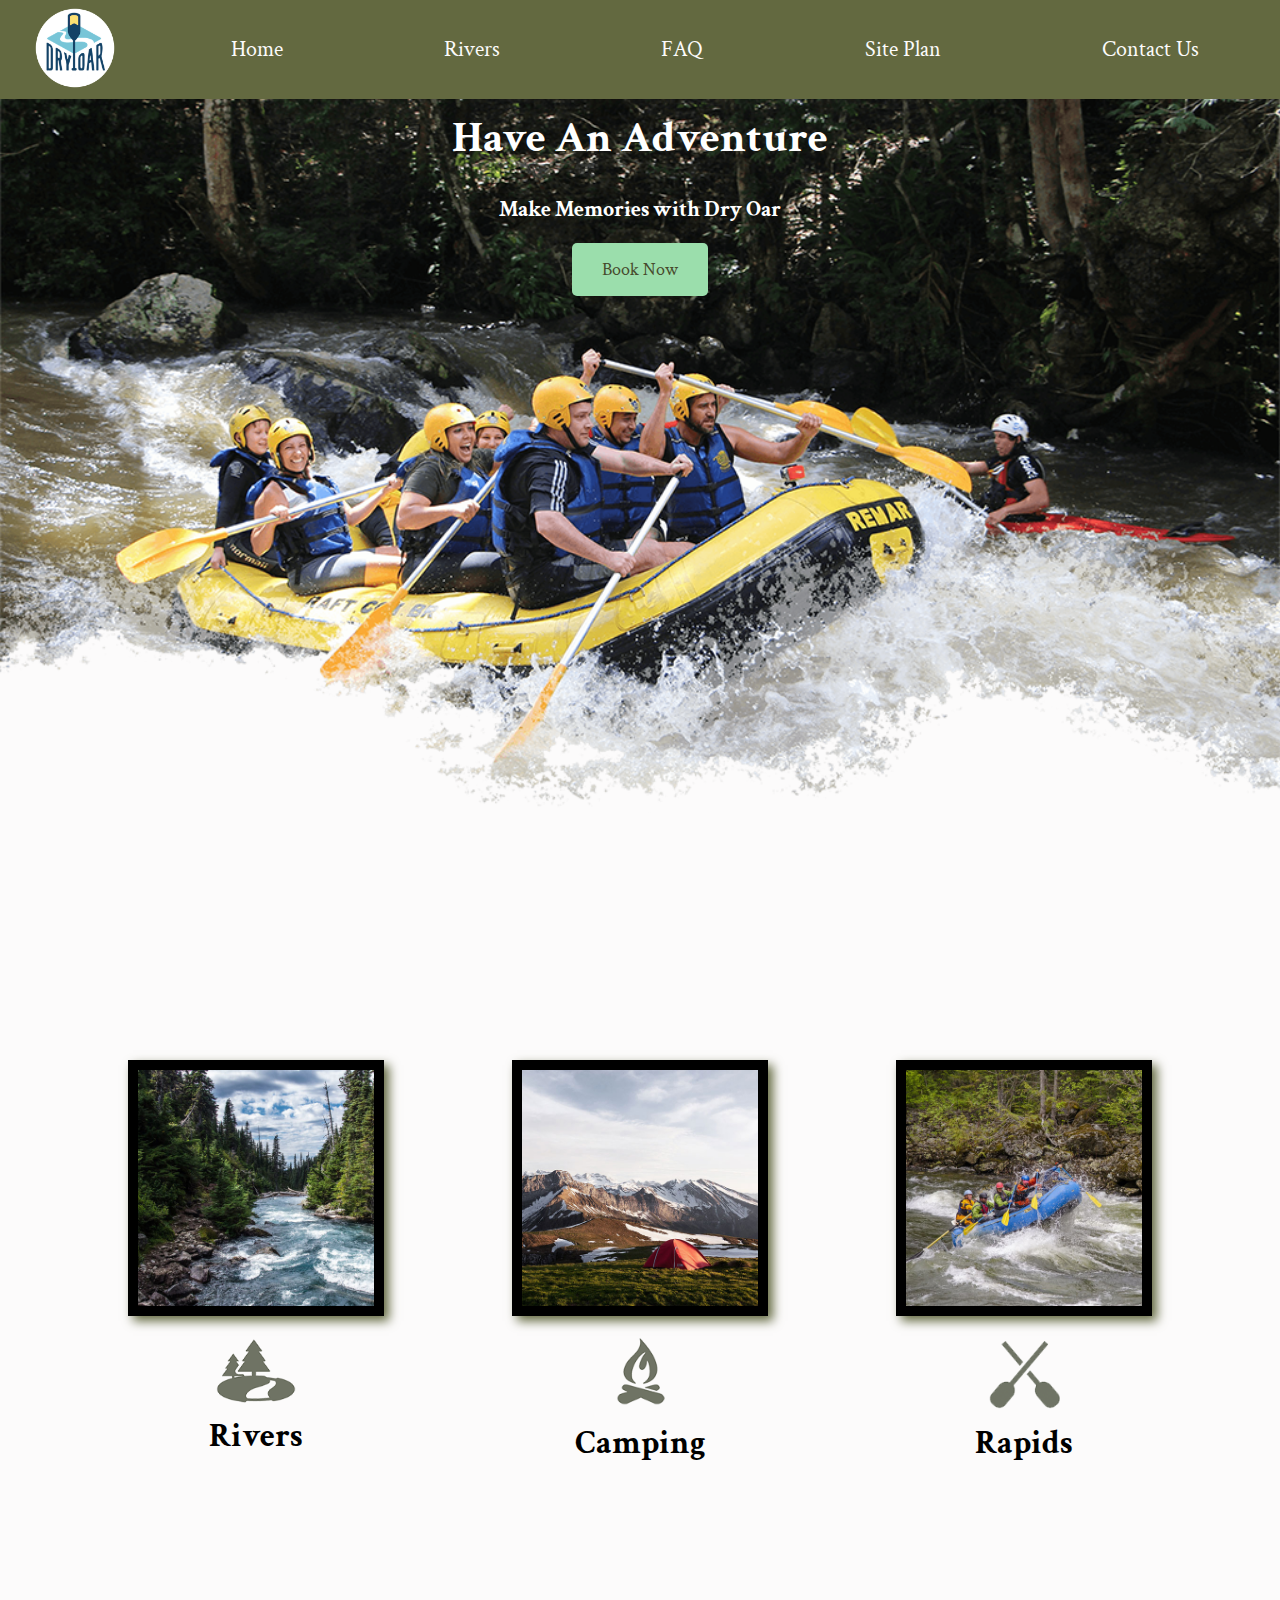
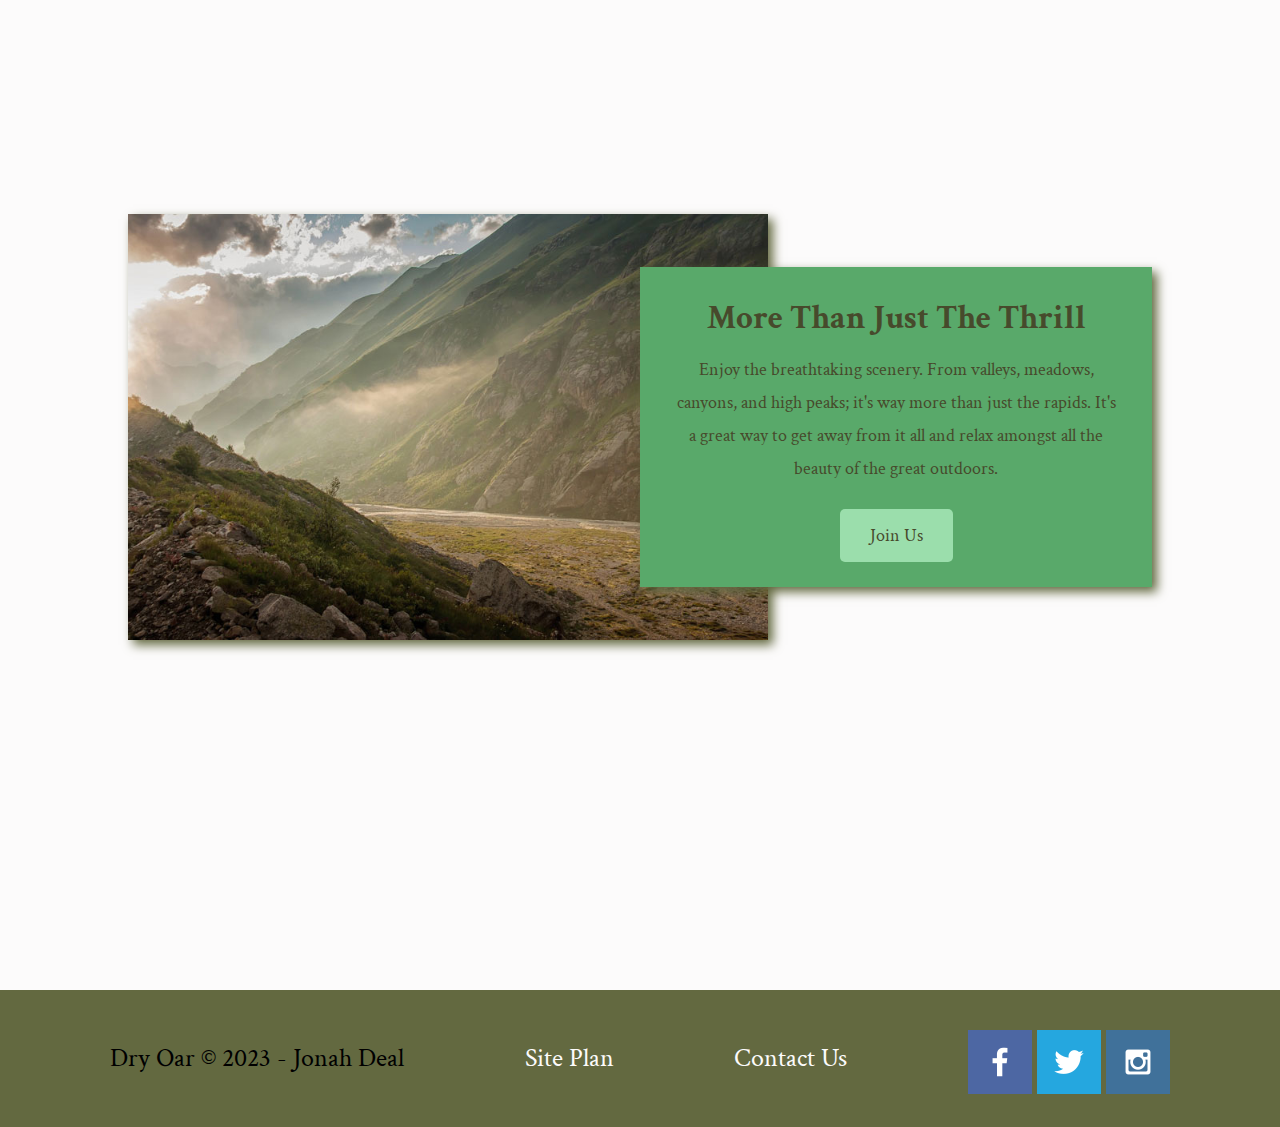
<file: index.html>
<!DOCTYPE html>
<html lang="en">
<head>
    <meta charset="UTF-8">
    <meta http-equiv="X-UA-Compatible" content="IE=edge">
    <meta name="viewport" content="width=device-width, initial-scale=1.0">
    <title>Rafting Vacations</title>
    <link rel="stylesheet" href="styles/styles.css">
</head>
<body>
<div id="content">
    <header>
        <a id="logo_link" href="index.html">
            <img class="logo" src="images/logo.png" alt="our logo">
        </a>
        <nav>
            <a href="index.html">Home</a>
            <a href="rivers.html">Rivers</a>
            <a href="faq.html">FAQ</a>
            <a href="site-plan-rafting.html">Site Plan</a>
            <a href="contact.html">Contact Us</a>
        </nav>
    </header>
<div id="hero">
    <div id="hero-box">
        <img id="hero-img" src="images/hero.png" alt="Enjoy Rafting Today!">
    </div>
    <section id="hero-msg">
        <h1 class="home-title">Have An Adventure</h1>
        <h4>Make Memories with Dry Oar </h4>
        <div class='button-box'>
            <a class='book' href="contactus.html">Book Now</a>
        </div>
    </section>
</div>
<main class="home-grid">
    <section class="rivers-card">
        <img class="card-img" src="images/rivers.jpg" alt="river in forest">
        <img class="icon" src="images/river_icon.png" alt="river icon">
        <h2>Rivers</h2>
    </section>
    <section class="camping-card">
        <img class="card-img" src="images/camping.jpg" alt="tent in mountains">
        <img class="icon" src="images/fire_icon.png" alt="fire icon">
        <h2>Camping</h2>
    </section>
    <section class="rapids-card">
        <img class="card-img" src="images/rapids.jpg" alt="rafting boat">
        <img class="icon" src="images/oars.png" alt="oars icon">
        <h2>Rapids</h2>
    </section>
    <div id="background"></div>
    <img class="mountains" src="images/mountains.jpg" alt="Misty mountains">
    <section class="msg">
        <h2>More Than Just The Thrill</h2>
        <p>Enjoy the breathtaking scenery. From valleys, meadows, canyons, and high peaks; it's way more than just the rapids. It's a great way to get away from it all and relax amongst all the beauty of the great outdoors. </p>
        <a class='join' href="rivers.html">Join Us</a>
    </section>
</main>
<footer>
    <p>Dry Oar &copy; 2023 - Jonah Deal</p>
    <p><a href="site-plan-rafting.html">Site Plan</a></p>
    <p><a href="contactus.html">Contact Us</a></p>
    <div class="social">
        <a href="https://facebook.com" target="_blank">
            <img src="images/facebook.png" alt="fb icon">
        </a>
        <a href="https://twitter.com" target="_blank">
            <img src="images/twitter.png" alt="twitter icon">
        </a>
        <a href="https://instagram.com" target="_blank">
            <img src="images/instagram.png" alt="instagram icon">
        </a>
    </div>
</footer>
</div>
</body>
</html>
</file>
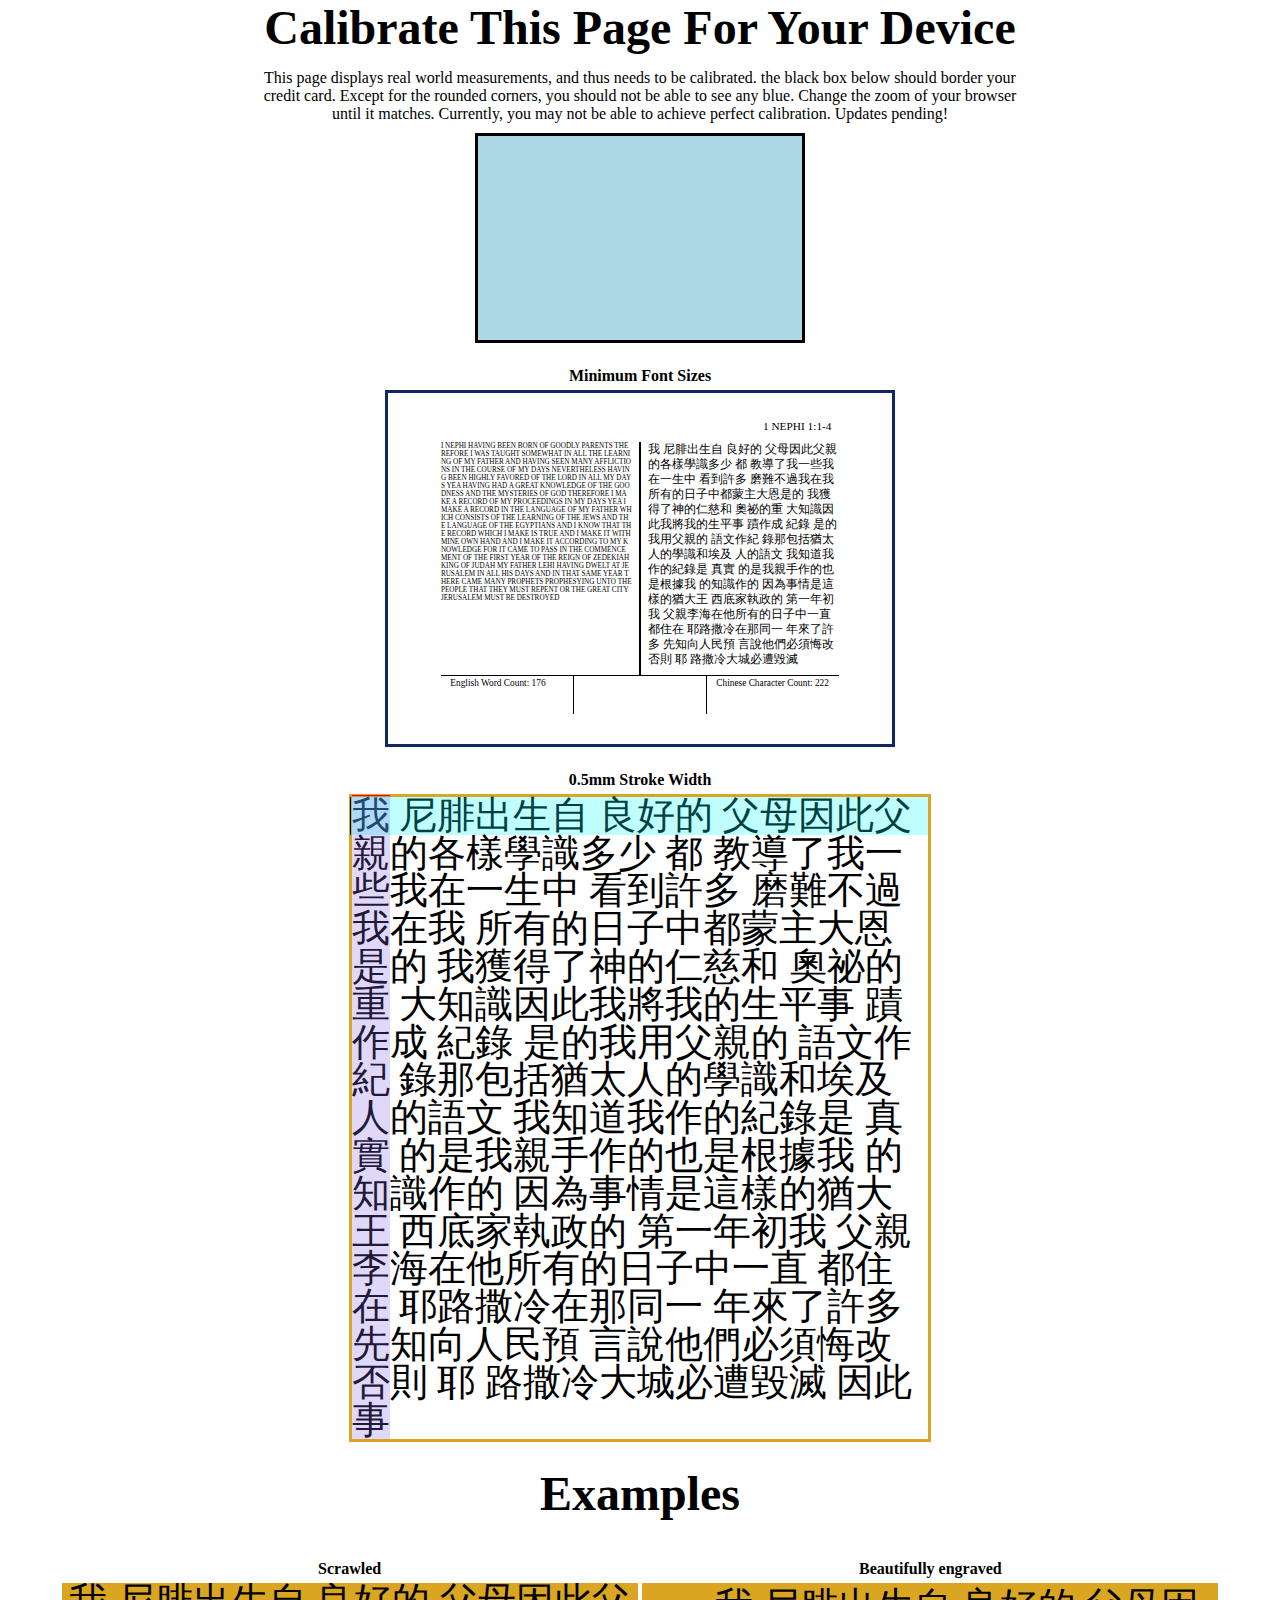
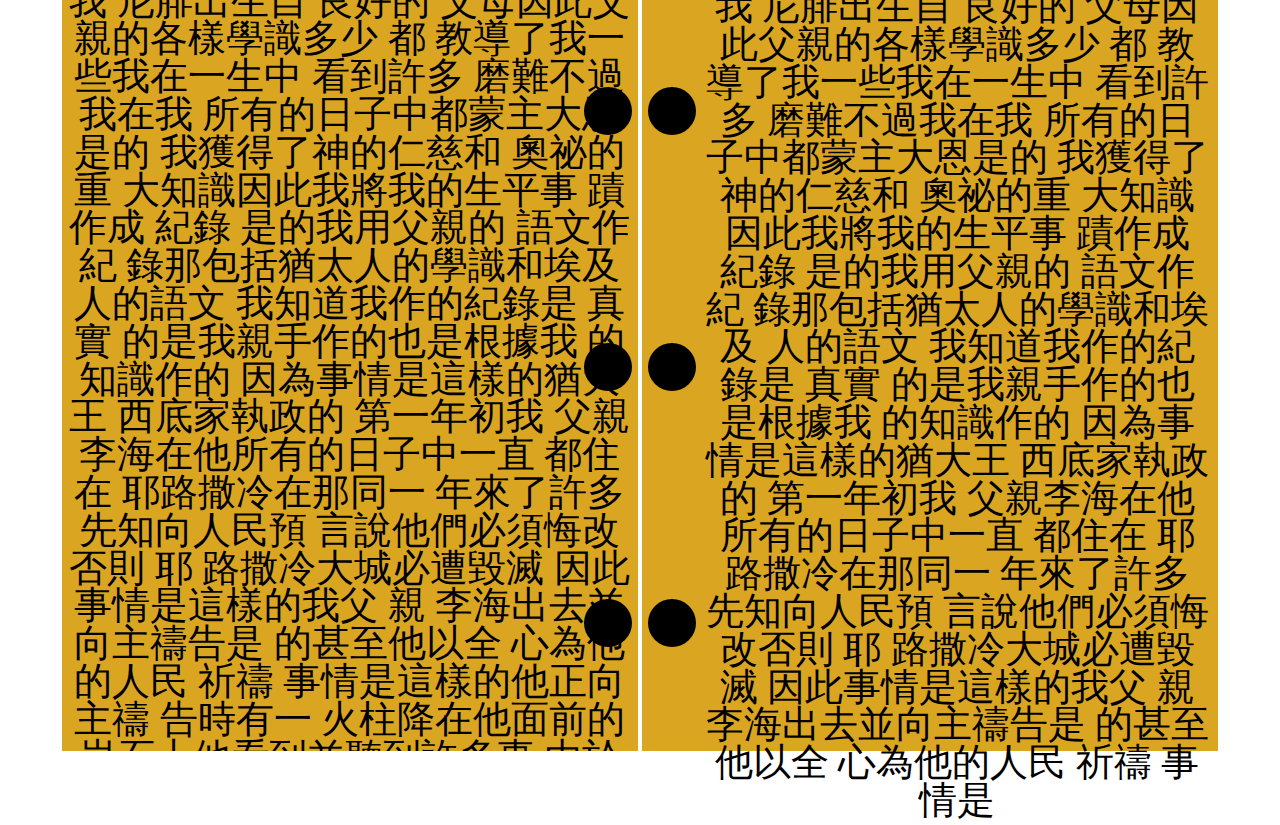
<file: plates/resources/index.html>
<!DOCTYPE html>
<html lang="en">
<head>
    <meta charset="UTF-8">
    <meta name="viewport" content="width=device-width, initial-scale=1.0">
    <link rel="stylesheet" type="text/css" href="/styles/figures.css">
    <title>Document</title>
</head>
<body>
<div id="#content">

    <header></header>
    <main>
        <section id="calibration" class="card">
            <h4 class="large">Calibrate This Page For Your Device</h4>
            <p>This page displays real world measurements, and thus needs to be calibrated. the black box below should border your credit card. Except for the rounded corners, you should not be able to see any blue. Change the zoom of your browser until it matches. Currently, you may not be able to achieve perfect calibration. Updates pending!</p>
            <div class="credit-card"></div>
        </section> 
        <section class="card">
            <h4>Minimum Font Sizes</h4>
            <div class="modern-bom">
                <div class="bom-layout">
                    <p class="min-english">
                        I NEPHI HAVING BEEN BORN OF GOODLY PARENTS THEREFORE I WAS TAUGHT SOMEWHAT IN ALL THE LEARNING OF MY FATHER AND HAVING SEEN MANY AFFLICTIONS IN THE COURSE OF MY DAYS NEVERTHELESS HAVING BEEN HIGHLY FAVORED OF THE LORD IN ALL MY DAYS YEA HAVING HAD A GREAT KNOWLEDGE OF THE GOODNESS AND THE MYSTERIES OF GOD THEREFORE I MAKE A RECORD OF MY PROCEEDINGS IN MY DAYS
                        YEA I MAKE A RECORD IN THE LANGUAGE OF MY FATHER WHICH CONSISTS OF THE LEARNING OF THE JEWS AND THE LANGUAGE OF THE EGYPTIANS
                        AND I KNOW THAT THE RECORD WHICH I MAKE IS TRUE AND I MAKE IT WITH MINE OWN HAND AND I MAKE IT ACCORDING TO MY KNOWLEDGE
                        FOR IT CAME TO PASS IN THE COMMENCEMENT OF THE FIRST YEAR OF THE REIGN OF ZEDEKIAH KING OF JUDAH MY FATHER LEHI HAVING DWELT AT JERUSALEM IN ALL HIS DAYS AND IN THAT SAME YEAR THERE CAME MANY PROPHETS PROPHESYING UNTO THE PEOPLE THAT THEY MUST REPENT OR THE GREAT CITY JERUSALEM MUST BE DESTROYED
                    </p>
                    <div class="vline"></div>
                    <p class="min-chinese">
                        我
                        尼腓出生自
                        良好的

                        父母因此父親的各樣學識多少
                        都
                        教導了我一些我在一生中
                        看到許多
                        磨難不過我在我
                        所有的日子中都蒙主大恩是的
                        我獲得了神的仁慈和
                        奧祕的重
                        大知識因此我將我的生平事
                        蹟作成
                        紀錄
                        是的我用父親的
                        語文作紀
                        錄那包括猶太人的學識和埃及
                        人的語文
                        我知道我作的紀錄是
                        真實
                        的是我親手作的也是根據我
                        的知識作的
                        因為事情是這樣的猶大王
                        西底家執政的
                        第一年初我
                        父親李海在他所有的日子中一直
                        都住在
                        耶路撒冷在那同一
                        年來了許多
                        先知向人民預
                        言說他們必須悔改否則
                        耶
                        路撒冷大城必遭毀滅
                    </p>
                    <div class="hline"></div>
                    <p class="ref-right">
                        1 NEPHI 1:1-4
                    </p>
                    <div class="footer">
                        <p class="metric">English Word Count: 176</p>
                        <div class="vline"></div>
                        <p class="metric"></p>
                        <div class="vline"></div>
                        <p class="metric">Chinese Character Count: 222</p>
                    </div>
                </div>
            </div>
        </section>
        <section class="card">
            <h4>0.5mm Stroke Width</h4>
            <div class="plate-width">
                <div class="top-rlr-p5mm"></div>
                <div class="left-rlr-p5mm"></div>
                <p class="engr-chinese">
                    我
                    尼腓出生自
                    良好的
    
                    父母因此父親的各樣學識多少
                    都
                    教導了我一些我在一生中
                    看到許多
                    磨難不過我在我
                    所有的日子中都蒙主大恩是的
                    我獲得了神的仁慈和
                    奧祕的重
                    大知識因此我將我的生平事
                    蹟作成
                    紀錄
                    是的我用父親的
                    語文作紀
                    錄那包括猶太人的學識和埃及
                    人的語文
                    我知道我作的紀錄是
                    真實
                    的是我親手作的也是根據我
                    的知識作的
                    因為事情是這樣的猶大王
                    西底家執政的
                    第一年初我
                    父親李海在他所有的日子中一直
                    都住在
                    耶路撒冷在那同一
                    年來了許多
                    先知向人民預
                    言說他們必須悔改否則
                    耶
                    路撒冷大城必遭毀滅

                    因此事
                </p>
            </div>
        </section>
        <section id="examples" class="card">
            <h4 class="large">Examples</h4>
            <div class="side-by-side">
                <div class="card">
                    <h4>Scrawled</h4>
                    <div class="plates scrawled">
                        <div class="perforations right">
                            <div class="perforation"></div>
                            <div class="perforation"></div>
                            <div class="perforation"></div>
                        </div>
                        <p class="engr-chinese">
                            我
                            尼腓出生自
                            良好的
                            父母因此父親的各樣學識多少
                            都
                            教導了我一些我在一生中
                            看到許多
                            磨難不過我在我
                            所有的日子中都蒙主大恩是的
                            我獲得了神的仁慈和
                            奧祕的重
                            大知識因此我將我的生平事
                            蹟作成
                            紀錄
                            是的我用父親的
                            語文作紀
                            錄那包括猶太人的學識和埃及
                            人的語文
                            我知道我作的紀錄是
                            真實
                            的是我親手作的也是根據我
                            的知識作的
                            因為事情是這樣的猶大王
                            西底家執政的
                            第一年初我
                            父親李海在他所有的日子中一直
                            都住在
                            耶路撒冷在那同一
                            年來了許多
                            先知向人民預
                            言說他們必須悔改否則
                            耶
                            路撒冷大城必遭毀滅

                            因此事情是這樣的我父
                            親
                            李海出去並向主禱告是
                            的甚至他以全
                            心為他的人民
                            祈禱
                            事情是這樣的他正向主禱
                            告時有一
                            火柱降在他面前的
                            岩石上他看到並聽到許多事
                            由於他看到和聽到的事他戰慄
                            發抖得很厲害

                            事情是這
                        </p>
                    </div>
                </div>
                <div class="card">
                    <h4>Beautifully engraved</h4>
                    <div class="plates">
                        <div class="perforations left">
                            <div class="perforation"></div>
                            <div class="perforation"></div>
                            <div class="perforation"></div>
                        </div>
                        <div class="beautifully">
                            <p class="engr-chinese">
                            我
                            尼腓出生自
                            良好的
                            父母因此父親的各樣學識多少
                            都
                            教導了我一些我在一生中
                            看到許多
                            磨難不過我在我
                            所有的日子中都蒙主大恩是的
                            我獲得了神的仁慈和
                            奧祕的重
                            大知識因此我將我的生平事
                            蹟作成
                            紀錄
                            是的我用父親的
                            語文作紀
                            錄那包括猶太人的學識和埃及
                            人的語文
                            我知道我作的紀錄是
                            真實
                            的是我親手作的也是根據我
                            的知識作的
                            因為事情是這樣的猶大王
                            西底家執政的
                            第一年初我
                            父親李海在他所有的日子中一直
                            都住在
                            耶路撒冷在那同一
                            年來了許多
                            先知向人民預
                            言說他們必須悔改否則
                            耶
                            路撒冷大城必遭毀滅

                            因此事情是這樣的我父
                            親
                            李海出去並向主禱告是
                            的甚至他以全
                            心為他的人民
                            祈禱
                            事情是
                            </p>
                        </div>
                    </div>
                </div>
            </div>
        </section>
    </main>
    <footer></footer>
</div>
</body>
</html>
</file>
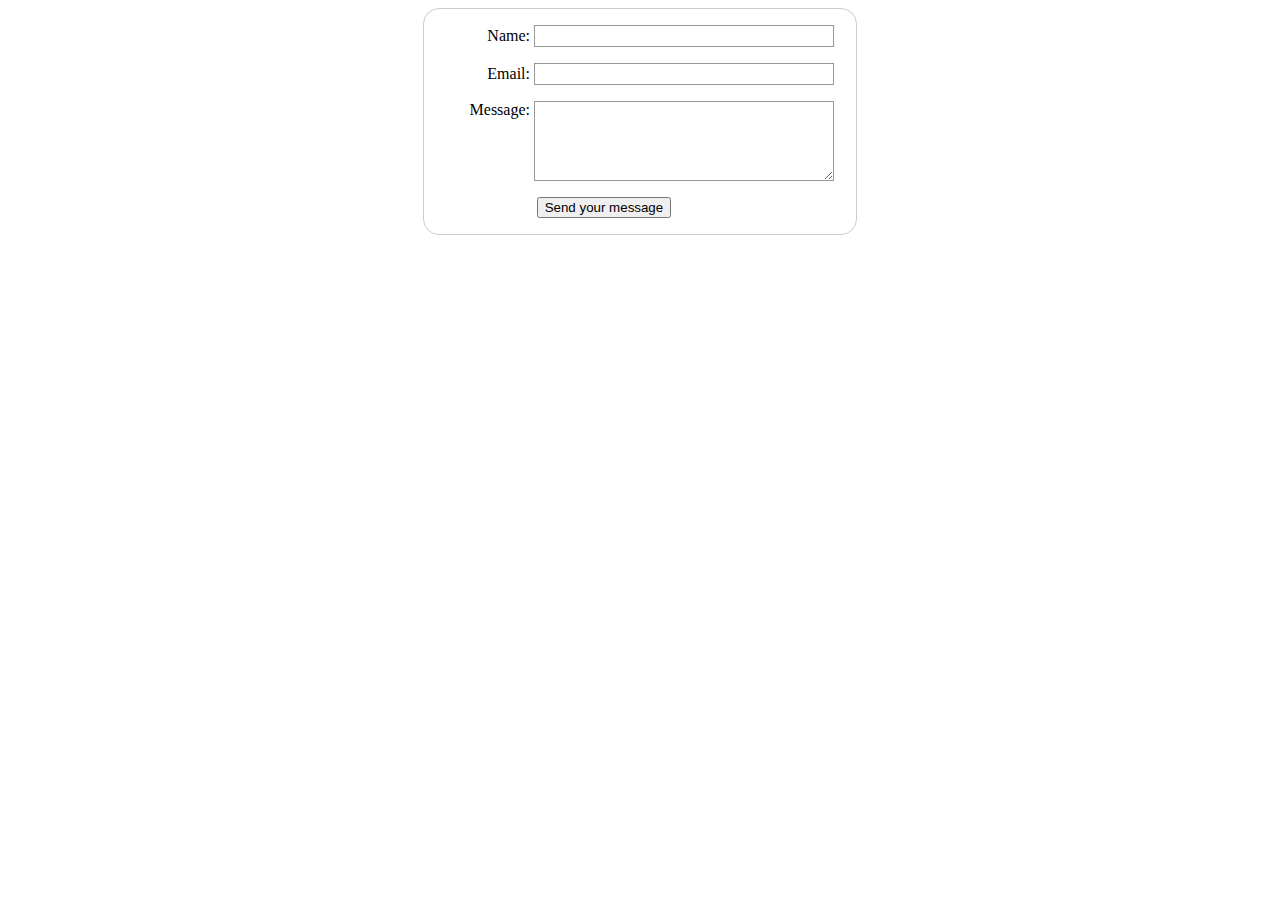
<file: contactus.html>
<!DOCTYPE html>
<html lang="en">
<head>
    <meta charset="UTF-8">
    <meta name="viewport" content="width=device-width, initial-scale=1.0">
    <link rel="stylesheet" href="styles/formstyles.css">
    <title>Document</title>
</head>
<body>
<form action="/my-handling-form-page" method="post">
    <div>
        <label for="name">Name:</label>
        <input type="text" id="name" name="user_name" />
    </div>
    
    <div>
        <label for="mail">Email:</label>
        <input type="email" id="mail" name="user_email" />
    </div>
    
    <div>
        <label for="msg">Message:</label>
        <textarea id="msg" name="user_message"></textarea>
    </div>
    
    <div class="button">
        <button type="submit">Send your message</button>
    </div>
    </form>      
</body>
</html>
</file>
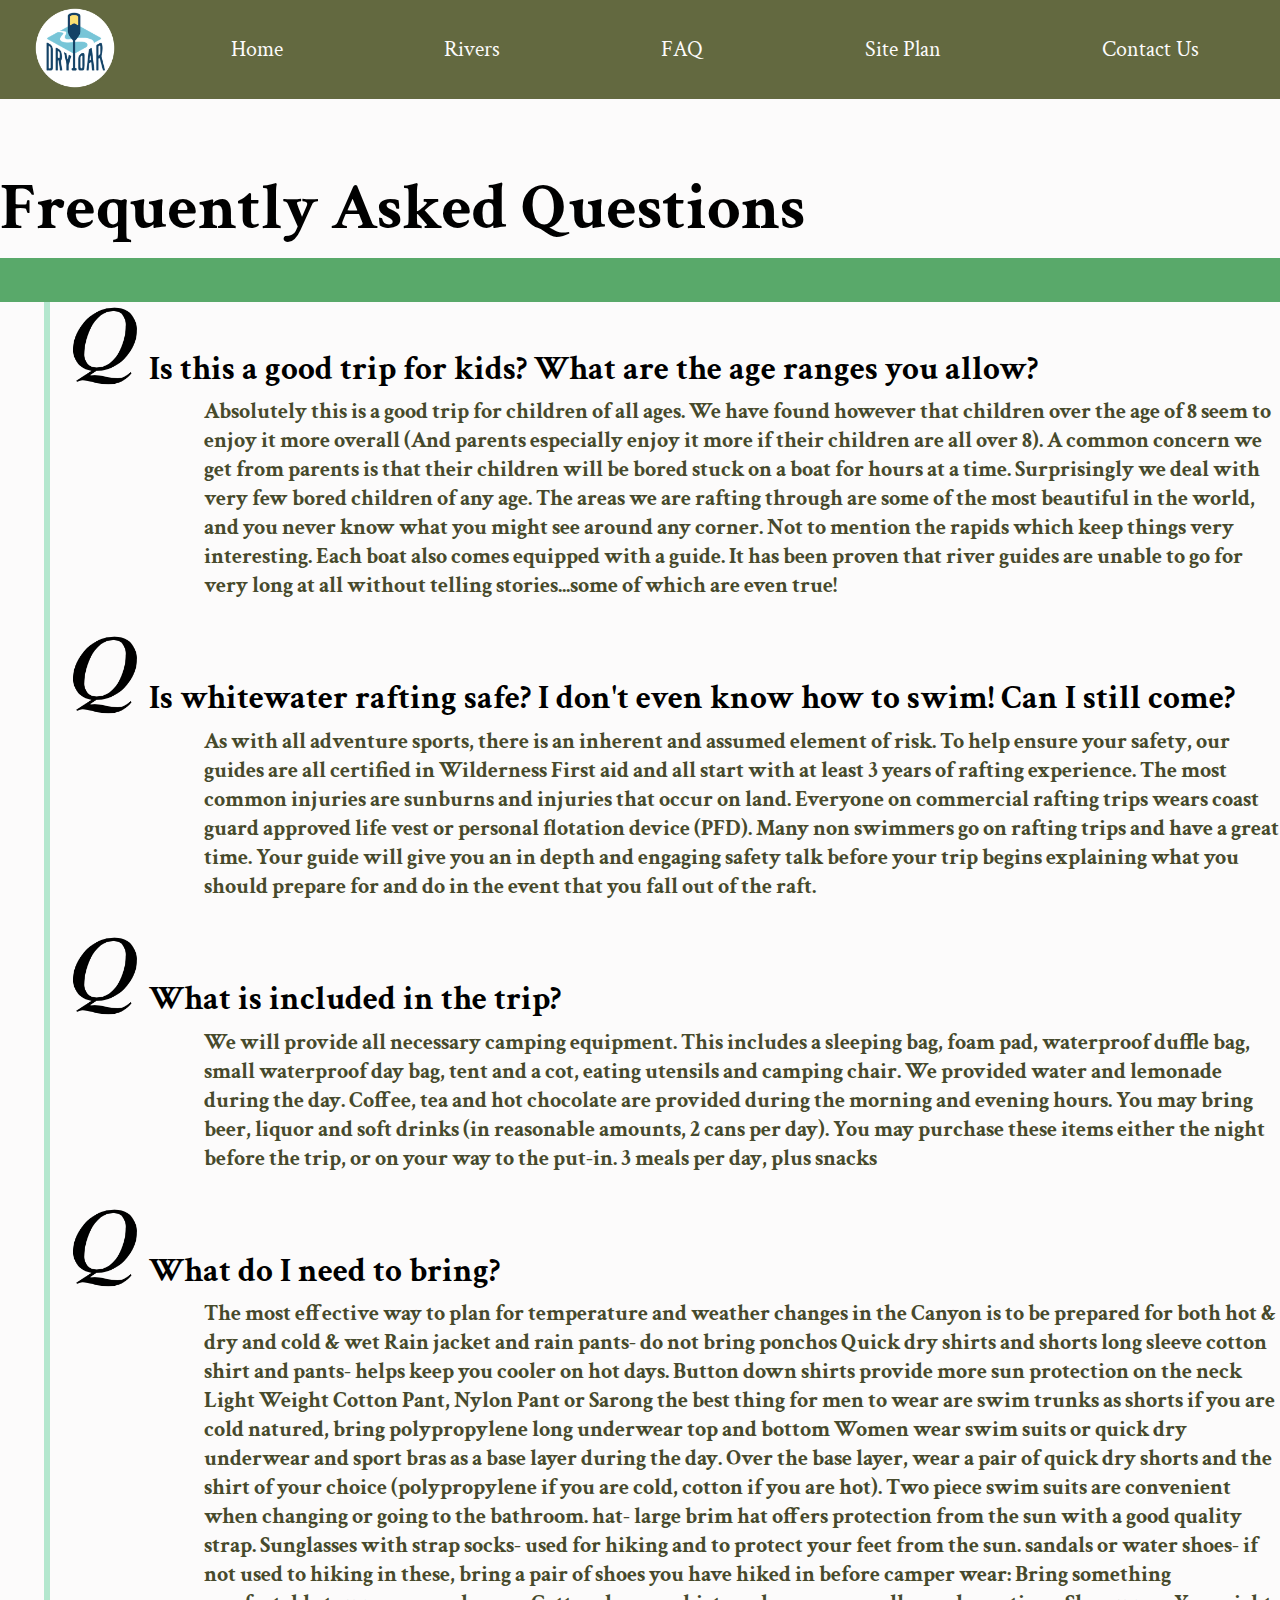
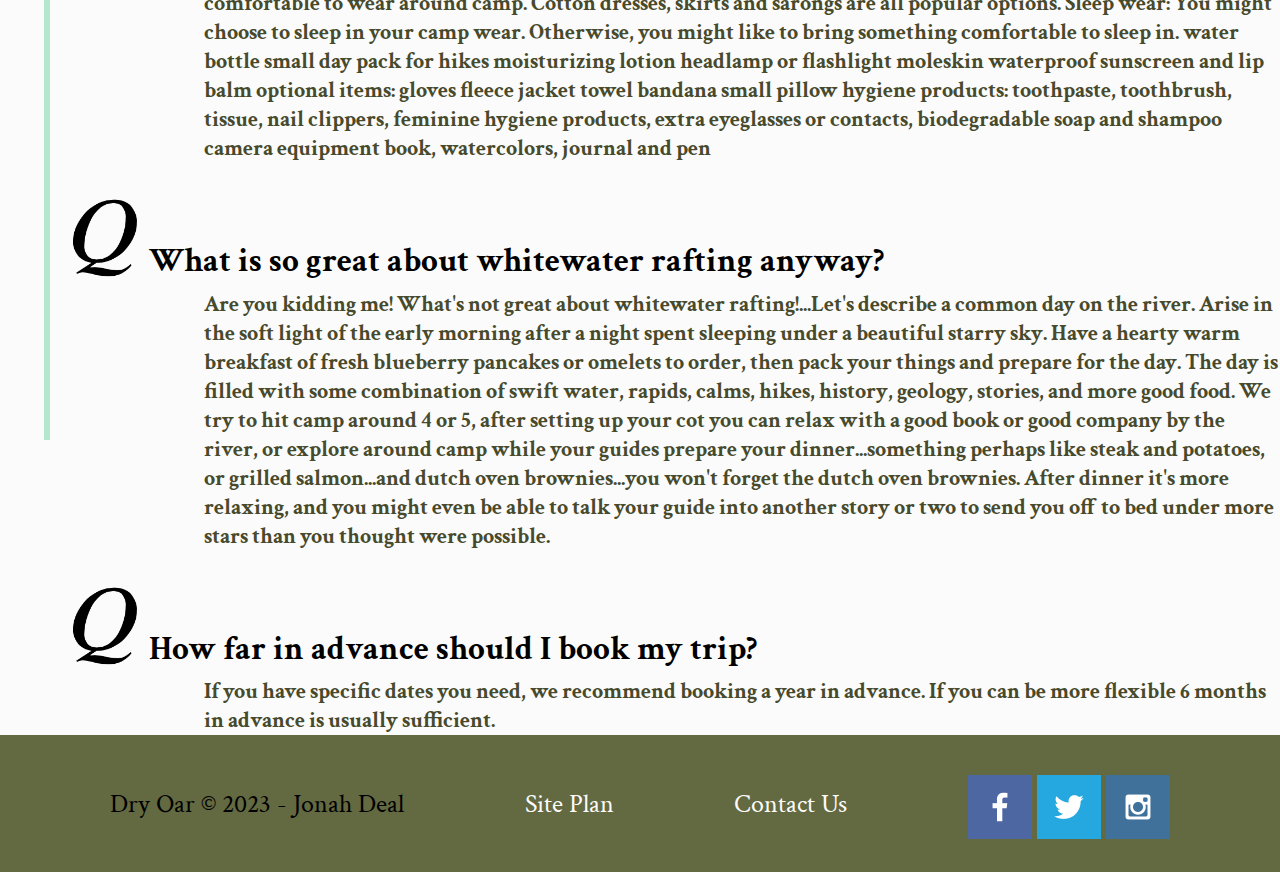
<file: faq.html>
<!DOCTYPE html>
<html lang="en">
<head>
    <meta charset="UTF-8">
    <meta name="viewport" content="width=device-width, initial-scale=1.0">
    <title>Document</title>
    <link rel="stylesheet" href="styles/styles.css">
    <link rel="stylesheet" href="styles/faqstyles.css">
</head>
<body>

<div id="content">
<header>
    <a id="logo_link" href="index.html">
        <img class="logo" src="images/logo.png" alt="our logo">
    </a>
    <nav>
        <a href="index.html">Home</a>
        <a href="rivers.html">Rivers</a>
        <a href="faq.html">FAQ</a>
        <a href="site-plan-rafting.html">Site Plan</a>
        <a href="contact.html">Contact Us</a>
    </nav>
</header>
<h1 id="title">Frequently Asked Questions</h1>
<div class="hz-frame"></div>
<div id="qa-block">
    <div class="vl-frame"></div>
    <ul class="qa-list">
        <li>
            <h2 class="question">Is this a good trip for kids? What are the age ranges you allow?</h2>
            <h4 class="answer">Absolutely this is a good trip for children of all ages. We have found however that children over the age of 8 seem to enjoy it more overall (And parents especially enjoy it more if their children are all over 8). A common concern we get from parents is that their children will be bored stuck on a boat for hours at a time. Surprisingly we deal with very few bored children of any age. The areas we are rafting through are some of the most beautiful in the world, and you never know what you might see around any corner. Not to mention the rapids which keep things very interesting. Each boat also comes equipped with a guide. It has been proven that river guides are unable to go for very long at all without telling stories...some of which are even true! </h4>
        </li>
        <li>
            <h2 class="question">Is whitewater rafting safe? I don't even know how to swim! Can I still come?</h2>
            <h4 class="answer">As with all adventure sports, there is an inherent and assumed element of risk. To help ensure your safety, our guides are all certified in Wilderness First aid and all start with at least 3 years of rafting experience. The most common injuries are sunburns and injuries that occur on land.
                Everyone on commercial rafting trips wears coast guard approved life vest or personal flotation device (PFD). Many non swimmers go on rafting trips and have a great time. Your guide will give you an in depth and engaging safety talk before your trip begins explaining what you should prepare for and do in the event that you fall out of the raft.</h4>
        </li>
        <li>
            <h2 class="question">What is included in the trip?</h2>
            <h4 class="answer">We will provide all necessary camping equipment. This includes a sleeping bag, foam pad, waterproof duffle bag, small waterproof day bag, tent and a cot, eating utensils and camping chair.
                We provided water and lemonade during the day. Coffee, tea and hot chocolate are provided during the morning and evening hours. You may bring beer, liquor and soft drinks (in reasonable amounts, 2 cans per day). You may purchase these items either the night before the trip, or on your way to the put-in. 3 meals per day, plus snacks </h4>
        </li>
        <li>
            <h2 class="question">What do I need to bring?</h2>
            <h4 class="answer">The most effective way to plan for temperature and weather changes in the Canyon is to be prepared for both hot & dry and cold & wet Rain jacket and rain pants- do not bring ponchos Quick dry shirts and shorts long sleeve cotton shirt and pants- helps keep you cooler on hot days. Button down shirts provide more sun protection on the neck Light Weight Cotton Pant, Nylon Pant or Sarong the best thing for men to wear are swim trunks as shorts if you are cold natured, bring polypropylene long underwear top and bottom Women wear swim suits or quick dry underwear and sport bras as a base layer during the day. Over the base layer, wear a pair of quick dry shorts and the shirt of your choice (polypropylene if you are cold, cotton if you are hot). Two piece swim suits are convenient when changing or going to the bathroom. hat- large brim hat offers protection from the sun with a good quality strap. Sunglasses with strap socks- used for hiking and to protect your feet from the sun. sandals or water shoes- if not used to hiking in these, bring a pair of shoes you have hiked in before camper wear: Bring something comfortable to wear around camp. Cotton dresses, skirts and sarongs are all popular options. Sleep wear: You might choose to sleep in your camp wear. Otherwise, you might like to bring something comfortable to sleep in. water bottle small day pack for hikes moisturizing lotion headlamp or flashlight moleskin waterproof sunscreen and lip balm optional items: gloves fleece jacket towel bandana small pillow hygiene products: toothpaste, toothbrush, tissue, nail clippers, feminine hygiene products, extra eyeglasses or contacts, biodegradable soap and shampoo camera equipment book, watercolors, journal and pen</h4>
        </li>
        <li>
            <h2 class="question">What is so great about whitewater rafting anyway?</h2>
            <h4 class="answer">Are you kidding me! What's not great about whitewater rafting!...Let's describe a common day on the river.
                Arise in the soft light of the early morning after a night spent sleeping under a beautiful starry sky. Have a hearty warm breakfast of fresh blueberry pancakes or omelets to order, then pack your things and prepare for the day. The day is filled with some combination of swift water, rapids, calms, hikes, history, geology, stories, and more good food. We try to hit camp around 4 or 5, after setting up your cot you can relax with a good book or good company by the river, or explore around camp while your guides prepare your dinner...something perhaps like steak and potatoes, or grilled salmon...and dutch oven brownies...you won't forget the dutch oven brownies. After dinner it's more relaxing, and you might even be able to talk your guide into another story or two to send you off to bed under more stars than you thought were possible.</h4>
        </li>
        <li>
            <h2 class="question">How far in advance should I book my trip?</h2>
            <h4 class="answer">If you have specific dates you need, we recommend booking a year in advance. If you can be more flexible 6 months in advance is usually sufficient. </h4>
        </li>
    </ul>
</div>
<footer>
    <p>Dry Oar &copy; 2023 - Jonah Deal</p>
    <p><a href="site-plan-rafting.html">Site Plan</a></p>
    <p><a href="contactus.html">Contact Us</a></p>
    <div class="social">
        <a href="https://facebook.com" target="_blank">
            <img src="images/facebook.png" alt="fb icon">
        </a>
        <a href="https://twitter.com" target="_blank">
            <img src="images/twitter.png" alt="twitter icon">
        </a>
        <a href="https://instagram.com" target="_blank">
            <img src="images/instagram.png" alt="instagram icon">
        </a>
    </div>
</footer>
</div>
</body>
</html>
</file>
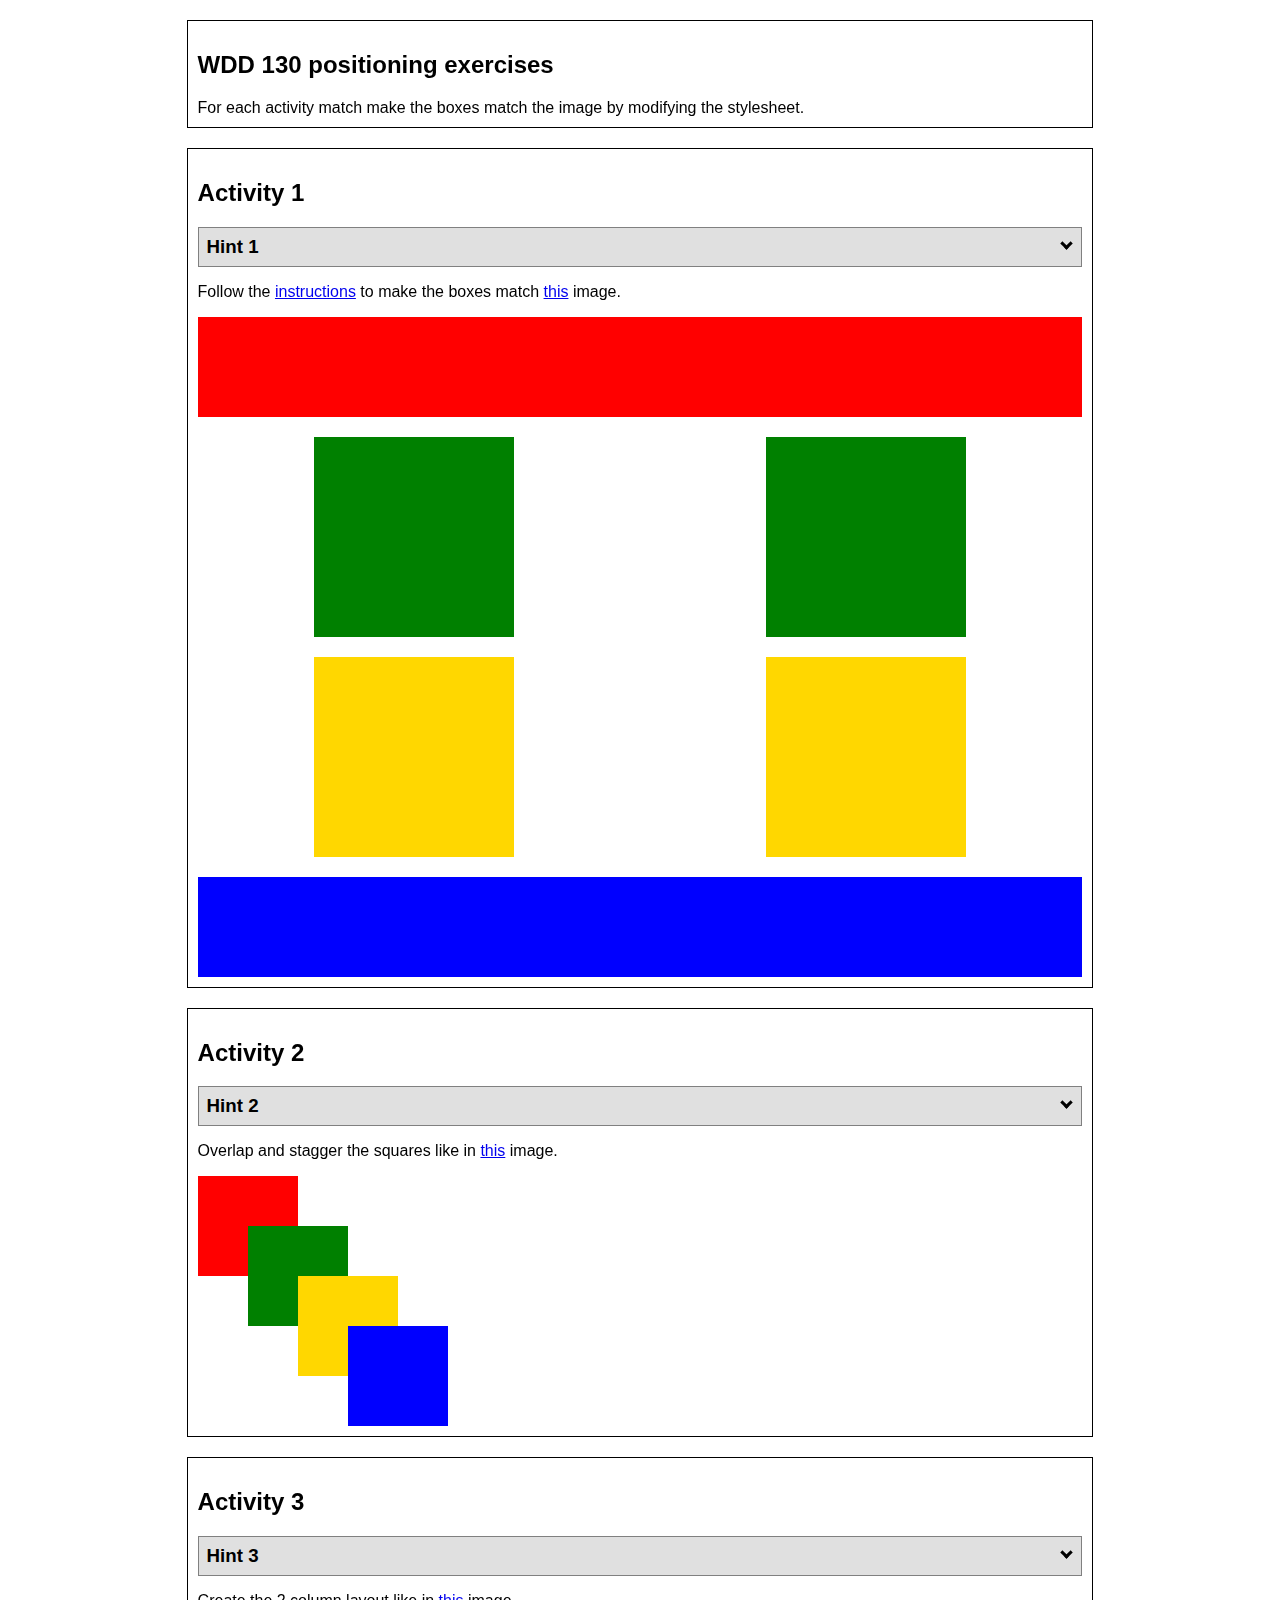
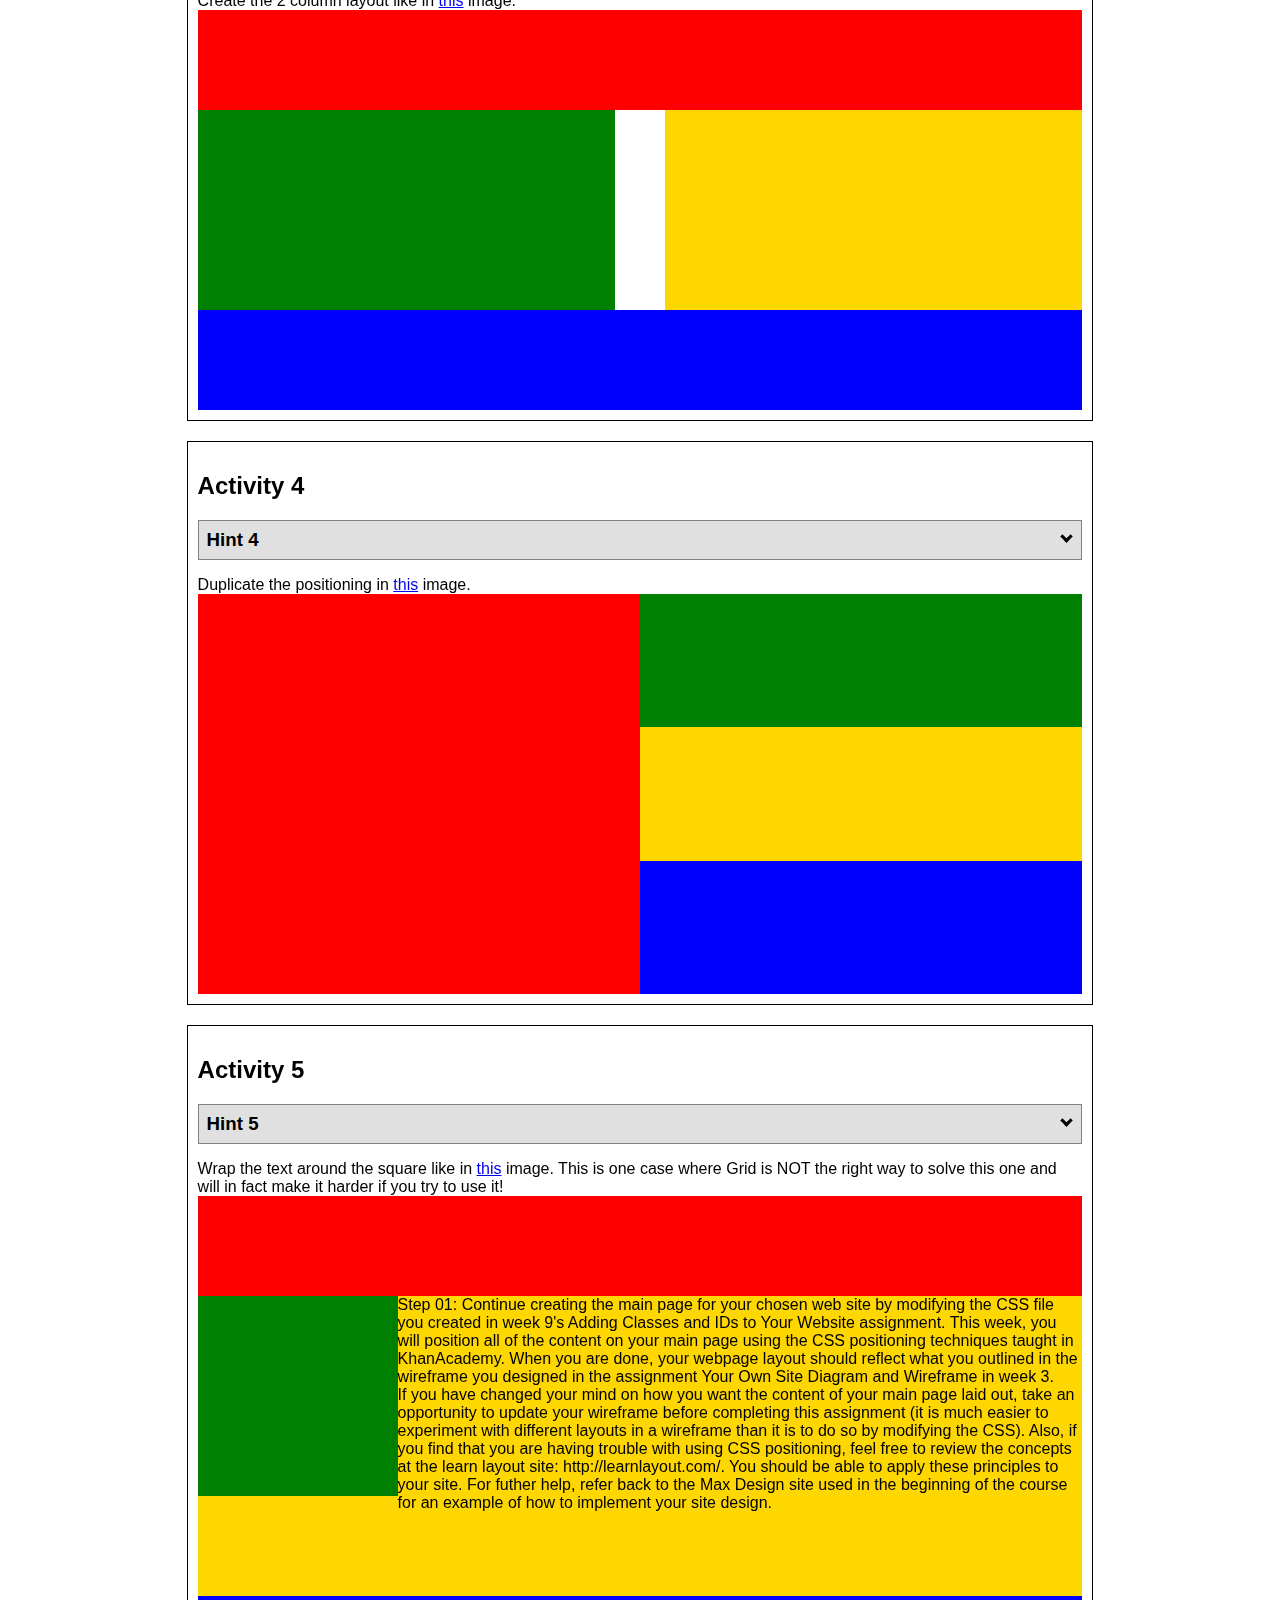
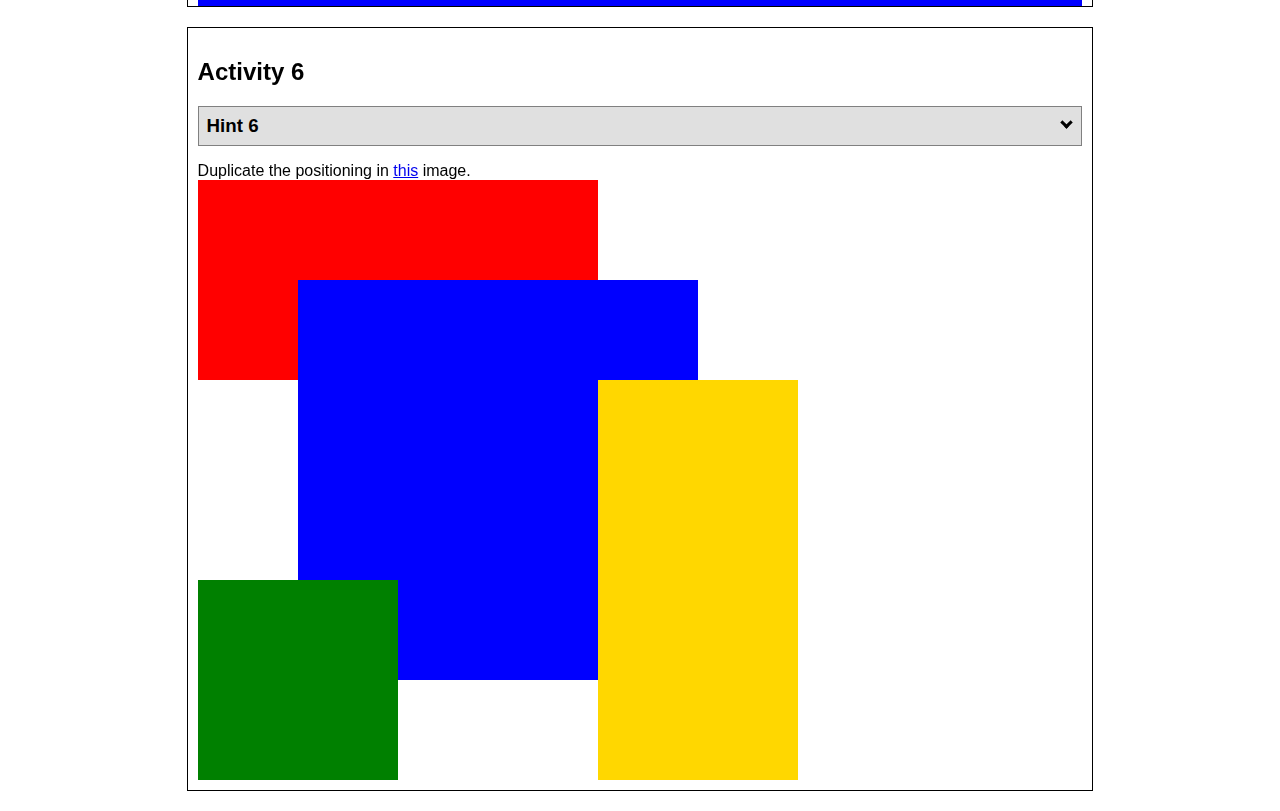
<file: positioning.html>
<!DOCTYPE html>
<html lang="en">
  <head>
    <!-- HTML - Name: positioning.html -->
    <title>Positioning Activity</title>
    <link rel="stylesheet" type="text/css" href="positionstyles.css" />
  </head>
  <body>
    <div class="activity">
      <h2>WDD 130 positioning exercises</h2>
      For each activity match make the boxes match the image by modifying the stylesheet.</div>
    <div class="activity">
      <h2>Activity 1</h2>
      <section class="hint"><input type="checkbox" ><i></i> <h3>Hint 1</h3><div><p>Check out the <a href="https://byui-wdd.github.io/wdd130/activities/w06-css-positioning.html" target="_blank">activity instructions</a> in Ilearn!</p></div></section>
      <p>Follow the <a href="https://byui-wdd.github.io/wdd130/activities/w06-css-positioning.html" target="_blank">instructions</a> to make the boxes match  <a href="https://byui-wdd.github.io/wdd130/images/example1.png" target="_blank">this</a> image.</p>
      <div class="content1" >
        <div class="red1" ></div>
        <div class="green1" ></div>
        <div class="green1" ></div>
        <div class="yellow1"></div>
        <div class="yellow1"></div>
        <div class="blue1"></div>
      </div>
    </div>
    <div class="activity">
      <h2>Activity 2</h2>
      <section class="hint"><input type="checkbox" > <h3>Hint 2</h3><i></i><div>
      <ul>
      <li>grid-template-columns: 50px 50px 50px 50px 50px </li></ul></div></section>
      <p>Overlap and stagger the squares like in <a href="https://byui-wdd.github.io/wdd130/images/example2.png" target="_blank">this</a> image.</p>
      <div class="content2" >
        <div class="red2" ></div>
        <div class="green2" ></div>
        <div class="yellow2"></div>
        <div class="blue2"></div>
      </div>
    </div>
    <div class="activity">
      <h2>Activity 3</h2>
      <section class="hint"><input type="checkbox" > <h3>Hint 3</h3><i></i><div><p>This one is going to be best solved with CSS Grid. Remember to make the boxes the right width first...then start moving them around. </p><h4>Properties used:</h4><ul><li>display:grid;</li><li>grid-template-columns:</li><li>grid-column-gap:</li>
        <li>grid-column:</li>  </ul></div></section>
      Create the 2 column layout like in <a href="https://byui-wdd.github.io/wdd130/images/example3.png" target="_blank">this</a>  image.
      <div class="content3" >
        <div class="red3" ></div>
        <div class="green3" ></div>
        <div class="yellow3"></div>
        <div class="blue3"></div>
      </div>
    </div>
    <div class="activity">
      <h2>Activity 4</h2>
      <section class="hint"><input type="checkbox" > <h3>Hint 4</h3><i></i><div><p>For the others we have been primarily concerned with width. For this one you will need to adjust height as well. </p><h4>Properties used:</h4><ul><li>display:grid;</li><li>grid-template-columns:</li><li>grid-row:</li></ul></div></section>
      Duplicate the positioning in <a href="https://byui-wdd.github.io/wdd130/images/example4.png" target="_blank">this</a> image. 
      <div class="content4" >
        <div class="red4" ></div>
        <div class="green4" ></div>
        <div class="yellow4"></div>
        <div class="blue4"></div>
      </div>
    </div>

    <div class="activity">
      <h2>Activity 5</h2>
      <section class="hint"><input type="checkbox" > <h3>Hint 5</h3><i></i><div><p>Grid is <strong>not</strong> the right way to do this.  In fact there is only one way to really do that...and that is with float. Remember that we float the thing we want the text to wrap around.  Also remember to start by making all the shapes the right size and shape.</p><h4>Properties used:</h4><ul><li>float: left;</li></ul></div></section>
      Wrap the text around the square like in <a href="https://byui-wdd.github.io/wdd130/images/example5.png" target="_blank">this</a> image. This is one case where Grid is NOT the right way to solve this one and will in fact make it harder if you try to use it!
      <div class="content5" >
        <div class="red5" ></div>
        <div class="green5" ></div>
        <div class="yellow5">Step 01: Continue creating the main page for your chosen web site by modifying the CSS file you created in week 9's Adding Classes and IDs to Your Website assignment. This week, you will position all of the content on your main page using the CSS positioning techniques taught in KhanAcademy. When you are done, your webpage layout should reflect what you outlined in the wireframe you designed in the assignment Your Own Site Diagram and Wireframe in week 3. <br />
          If you have changed your mind on how you want the content of your main page laid out, take an opportunity to update your wireframe before completing this assignment (it is much easier to experiment with different layouts in a wireframe than it is to do so by modifying the CSS). Also, if you find that you are having trouble with using CSS positioning, feel free to review the concepts at the learn layout site: http://learnlayout.com/. You should be able to apply these principles to your site. For futher help, refer back to the Max Design site used in the beginning of the course for an example of how to implement your site design.</div>
        <div class="blue5"></div>
      </div>
    </div>
    <div class="activity">
      <h2>Activity 6</h2>
      <section class="hint"><input type="checkbox" > <h3>Hint 6</h3><i></i><div><p>This one is all about visualizing the grid behind the layout. If you are having a hard time doing that first: all the sizes are even multiples of 100, and second here is another example with the lines drawn: <a href="https://byui-wdd.github.io/wdd130/images/example6-hint.png" target="_blank">example 6 with lines</a>. For this one you will find it easiest if you use px for the column width. You can also use <kbd>z-index</kbd> to control the element layering.    </p><h4>Properties used:</h4><ul><li>display:grid;</li><li>grid-template-columns:</li><li>grid-column:</li><li>grid-row:</li><li><a href="https://www.w3schools.com/cssref/pr_pos_z-index.asp" target="_blank">z-index:</a></li></ul></div></section>
      Duplicate the positioning in <a href="https://byui-wdd.github.io/wdd130/images/example6.png" target="_blank">this</a> image.
      <div class="content6" >
        <div class="red6" ></div>
        <div class="green6" ></div>
        <div class="yellow6"></div>
        <div class="blue6"></div>
      </div>
    </div>
  </body>
</html>
</file>
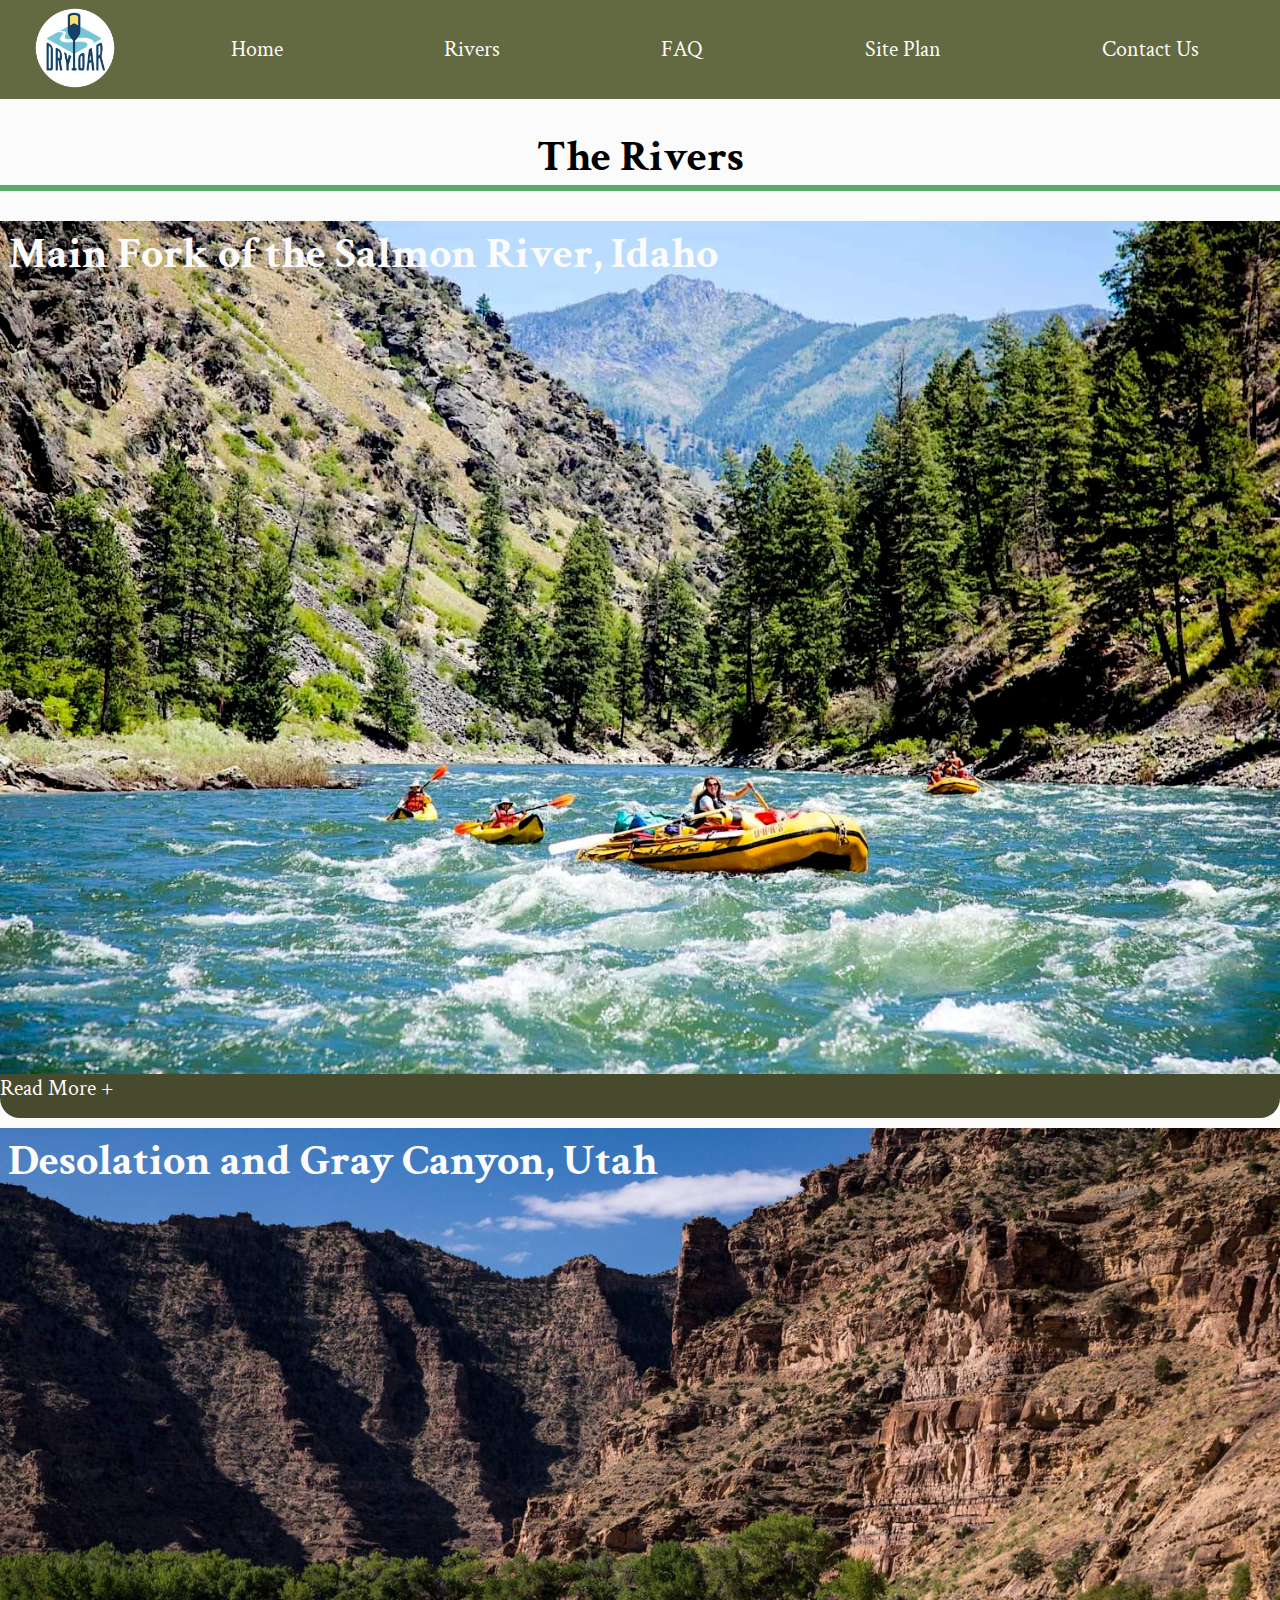
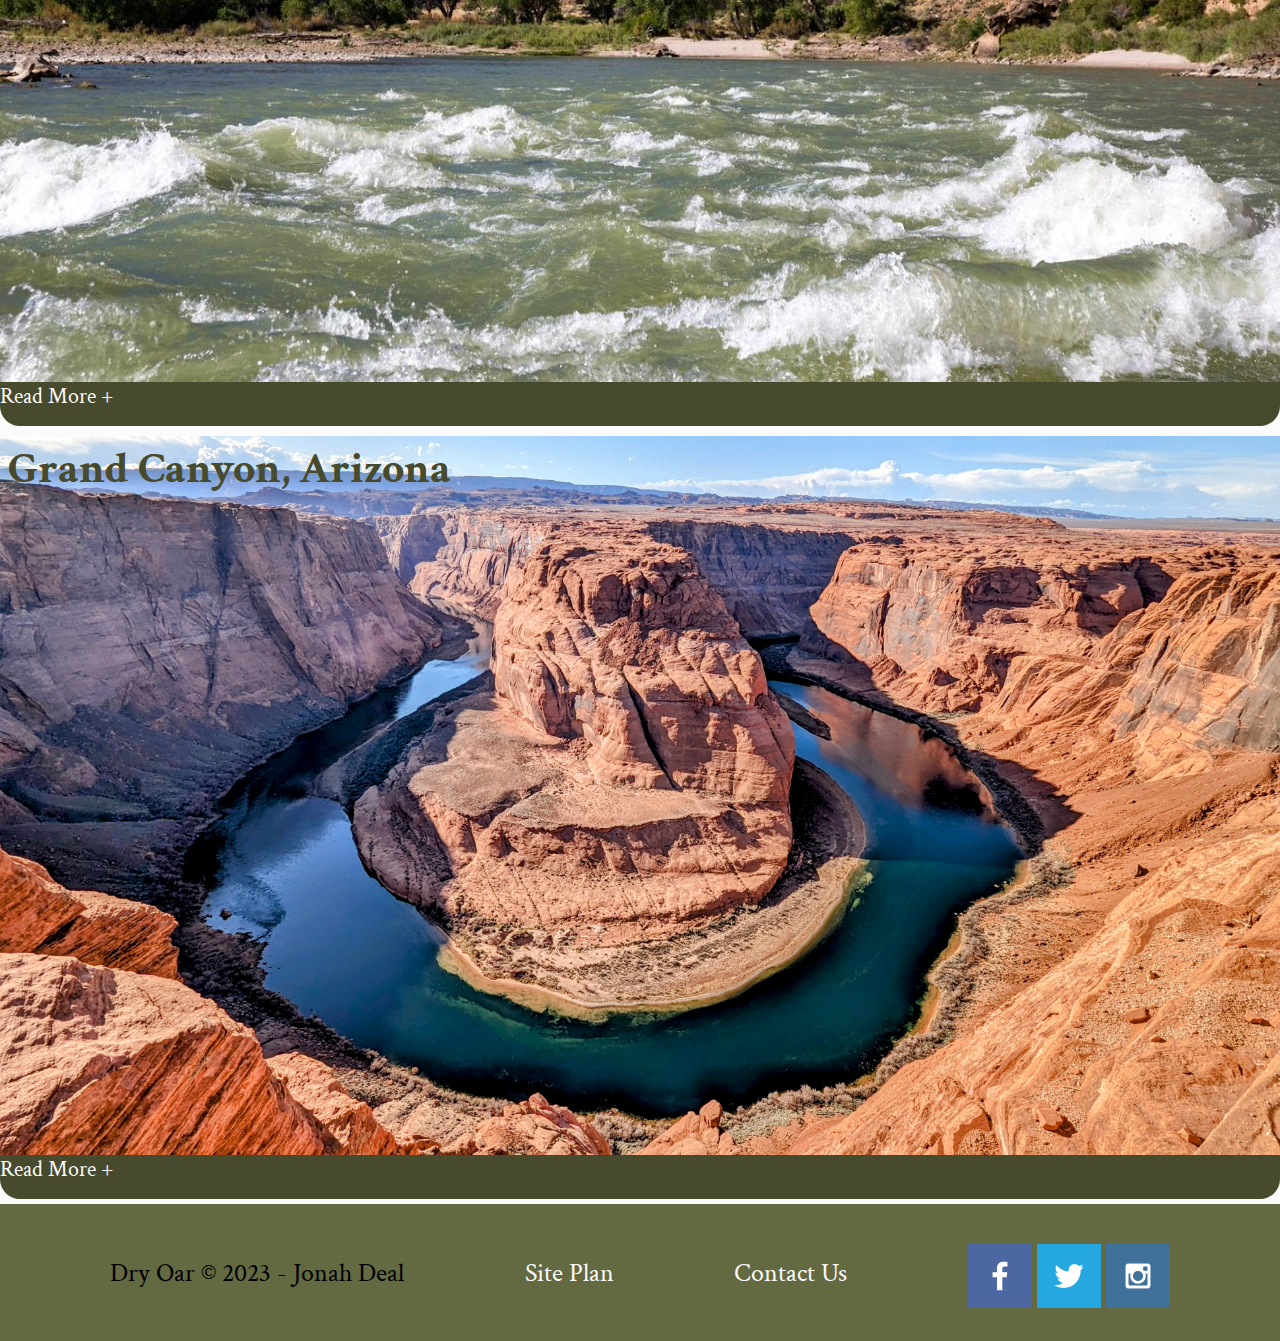
<file: rivers.html>
<!DOCTYPE html>
<html lang="en">
<head>
    <meta charset="UTF-8">
    <meta name="viewport" content="width=device-width, initial-scale=1.0">
    <title>Document</title>
    <link rel="stylesheet" href="styles/styles.css">
    <link rel="stylesheet" href="styles/riverstyles.css">
</head>
<body>
<div id="content">
    <header>
        <a id="logo_link" href="index.html">
            <img class="logo" src="images/logo.png" alt="our logo">
        </a>
        <nav>
            <a href="index.html">Home</a>
            <a href="rivers.html">Rivers</a>
            <a href="faq.html">FAQ</a>
            <a href="site-plan-rafting.html">Site Plan</a>
            <a href="contact.html">Contact Us</a>
        </nav>
    </header>
    <h1 id="title">The Rivers</h1>
    <div class="collapsibles">
        <div class="card">
            <h3 class="title">Main Fork of the Salmon River, Idaho</h3>
            <img src="images/salmon.jpg">
            <div class="collapsible-content">
                <p>Nestled deep in the Frank Church Wilderness of No Return winds the Salmon river. The Salmon was given the nickname long ago as the River of No Return by the people living near it because of the number of folks that came to visit and fell so in love with the rugged beauty of the river that they never left.

                    Herds of elk and deer graze on the hillsides around the river and bear and bighorn sheep are also commonly sighted. The river corridor is also lined with awe inspiring ponderosa pine which tower over the sandy beaches in the campsites and provide shelter from sun or rain when needed.
                    
                    Let's not forget the rapids! They range from class I-IV. The Salmon is one of the longest undammed rivers in the United States. As a free flowing river the water is higher, faster, and colder in the early summer and lower, slower, and warmer in the late summer. There are good rapids all summer...but families with children who like to swim tend to appreciate the late summer's slower, warmer water more.</p>
            </div>
            <div class="collapsible">Read More +</div>
        </div>
        <div class="card">
            <h3 class="title">Desolation and Gray Canyon, Utah</h3>
            <img src="images/desolation.jpg">
            <div class="collapsible-content">
                <p>Winding through canyons in central Utah, in some of the most desolate land anywhere, the Green river flows towards the mighty Colorado river and the sea. High grey stone cliffs, beautiful desert scenery, and great rapids have made this run famous. This 84-mile trip runs from from Sand Wash to Swaseys Rapid (just outside Green River Utah) and boasts outstanding scenery, interesting geologic formations, evidence of prehistoric and historic human activity, and great whitewater opportunities.

                    Desolation is rated a Class II/III and is usually done in 6 days
                    
                    Desolation Canyon has been recognized as a National Landmark.  This designation is based on the uniqueness and rich history that the canyon tells. </p>
            </div>
            <div class="collapsible">Read More +</div>
        </div>
        <div class="card">
            <h3 class="title" id="grand-canyon">Grand Canyon, Arizona</h3>
            <img src="images/GrandCanyon.jpg">
            <div class="collapsible-content">
                <p>This is the grand daddy of all canyons and the grand daddy of all river trips. You will never forget your visit to the Grand Canyon.

                    Grand Canyon river rafting combines world-class whitewater with breathtaking scenery to make one truly unforgettable river experience. The canyon is filled not only with exhilarating whitewater rapids, but with side canyons and ancient indian ruins accessible only by river.
                    
                    CLASS I - X: The Grand Canyon uses a unique river rating scale. The rapids in the Canyon are technically rated I - X ( 1 - 10) to accommodate such a wide variety of rapids and river variances. However, most people are familiar with the regular I - V river rating scale, so we often refer to both.</p>
            </div>
            <div class="collapsible">Read More +</div>

        </div>
    </div>
    <footer>
        <p>Dry Oar &copy; 2023 - Jonah Deal</p>
        <p><a href="site-plan-rafting.html">Site Plan</a></p>
        <p><a href="contactus.html">Contact Us</a></p>
        <div class="social">
            <a href="https://facebook.com" target="_blank">
                <img src="images/facebook.png" alt="fb icon">
            </a>
            <a href="https://twitter.com" target="_blank">
                <img src="images/twitter.png" alt="twitter icon">
            </a>
            <a href="https://instagram.com" target="_blank">
                <img src="images/instagram.png" alt="instagram icon">
            </a>
        </div>
    </footer>
</div>
</body>
<script>
var buttons = document.getElementsByClassName("collapsible");
var collapsing = document.getElementsByClassName("collapsible-content");
function content_action(content, button) {
    let lambda = () => {
        button.classList.toggle("active");
        if (content.style.display === "block") {
            content.style.display = "none";
        } else {
            content.style.display="block";
        }
    }
    return lambda;
}
for (i = 0; i < buttons.length; i++) {
    content = collapsing[i];
    button = buttons[i];
    buttons[i].addEventListener("click",content_action(content, button));
} 
</script>
</html>
</file>
<file: styles/styles.css>
@import url('https://fonts.googleapis.com/css2?family=Crimson+Text&family=EB+Garamond&family=Lora&display=swap');
:root {
    /* Define some names */
    --primary-color: #474A2C   ;
    --secondary-color: #636940 ;
    --accent1-color: #59A96A;
    --accent2-color: #9BDEAC;
    --accent3-color: #B4E7CE;
    --offwhite: #fcfbfb;

    --heading-font: Garamond, "Crimson Text", Lora;;
    --paragraph-font: "Crimson Text", Lora, Garamond;  

}

#content {
    max-width: 1600px;
    margin: 0 auto;
}
header {
    background-color: var(--secondary-color);
    display: grid;
    grid-template-columns: 150px auto;
}
body {
    background-color: var(--offwhite);
    font-family: var(--paragraph-font);
    font-size: 22px;
    margin: 0;
    padding: 0;
}
nav {
    display: flex;
    justify-content: space-around;
}
main {
    display: grid;
    grid-template-columns: 1fr 1fr 1fr 1fr 1fr 1fr 1fr 1fr 1fr 1fr;
}
main section img {
    box-sizing: border-box;
}
h2 {
    margin: 0;
}
footer {
    background-color: var(--secondary-color);
    padding: 25px 50px;
    margin-top: 200px;
    display: flex;
    justify-content: space-around;
    align-items: center;
}
footer a {
    text-decoration: none;
    color: var(--offwhite);
}
footer p {
    font-size: 1.2em;
}
footer .social img {
    padding-top: 15px;
}
footer a:hover {
    color: var(--accent3-color);
}
footer p a:hover {
    text-decoration: underline;
}
nav a {
    text-align: center;
    text-decoration: none;
    color: var(--offwhite);
    padding: 35px;
}
nav a:hover {
    background-color: var(--accent3-color);
    color: var(--primary-color);
}
.book, .join {
    text-decoration: none;
    background-color: var(--accent2-color);
    color: var(--primary-color);
    font-size: 18px;
    padding: 15px 30px;
    margin-top: 50px;
    border-radius: 5px;
}
.book:hover, .join:hover {
    background-color: var(--accent3-color);
    color: var(--primary-color)
}
.msg {
    background-color: var(--accent1-color);
    line-height: 1.5em;
    padding: 35px;
    box-shadow: 5px 5px 10px var(--secondary-color);
}
.msg h2 {
    color: var(--primary-color);
    font-family: var(--heading-font);
}
.msg p {
    color: var(--primary-color);
    font-size: .8em;
    padding-bottom: 15px;

}
.home-title {
    color: var(--primary-color);
    font-family: var(--heading-font);
    font-size: 2em;
    margin-top: 10px;
}

h4 {
    color: var(--primary-color);
}

#hero {
    display: grid;
    grid-template-columns: 1fr 3fr 1fr;
    margin-top: -100px;
}

#hero-box {
    grid-column: 1/4;
    grid-row: 1/3;
    z-index: -1;
}
#hero-msg {
    grid-column: 2/3;
    grid-row: 1/2;
    margin-top: 100px;
}
#hero-msg h1, #hero-msg h4 {
    text-align: center;
    color: white;
}
.button-box {
    text-align: center;
}
main section {
    text-align: center;
}
#background {
    height: 725px;
}
.logo {
    width: 80px;
}
.icon {
    width: 80px;
    padding-top: 10px;
}
#hero-img {
    width: 100%
}

#logo_link {
    padding-top: 5px;
    justify-self: center;
    align-self: center;
}

.rivers-card, .camping-card, .rapids-card {
    margin: 200px 0;
}

.card-img {
    width: 100%;
    border: 10px solid black;
    transition: transform .5s;
    box-shadow: 5px 5px 10px var(--secondary-color);
}
.card-img:hover {
    opacity: .6;
    transform: scale(1.1);
}
.rivers-card {
    grid-column: 2/4;
    grid-row: 2/3;
}
.camping-card {
    grid-column: 5/7;
    grid-row: 2/3;
}
.rapids-card {
    grid-column: 8/10;
    grid-row: 2/3;
}
.mountains {
    width: 100%;
    grid-column: 2/7;
    grid-row: 5/8;
    box-shadow: 5px 5px 10px var(--secondary-color);
}
.msg {
    grid-column: 6/10;
    grid-row: 6/7;
}
#background {
    grid-column: 1/11;
    grid-row: 4/9;
}


@media screen and (max-width: 900px) {
    #hero, .home-grid {
        display: block;
        height: auto;
    }
    nav, footer {
        flex-direction: column;
    }
    nav a {
        display: block;
        padding: 15px;
    }
    #hero {
        margin-top: 0;
    }
    #hero-msg {
        margin-top: 0;
    }
    #hero-msg h4 {
        display: none;
    }
    .home-title {
        font-size: 25px;
        color: #6f7364;
    }
    .rivers-card, .camping-card, .rapids-card { 
        margin: 50px auto;
        width: 60%;
    }
    #background {
        display: none;
    }
    .mountains, .msg {
        width: 80%;
        display: block;
        margin: 0 auto;
    }
    footer {
        margin-top: 25px;
    }
}
</file>
<file: styles/formstyles.css>
form {
    /* Just to center the form on the page */
    margin: 0 auto;
    width: 400px;
  
    /* To see the limits of the form */
    padding: 1em;
    border: 1px solid #ccc;
    border-radius: 1em;
  }
  
  div + div {
    margin-top: 1em;
  }
  
  label {
    /* To make sure that all label have the same size and are properly align */
    display: inline-block;
    width: 90px;
    text-align: right;
  }
  
  input,
  textarea {
    /* To make sure that all text field have the same font settings
       By default, textarea are set with a monospace font */
    font: 1em sans-serif;
  
    /* To give the same size to all text field */
    width: 300px;
  
    -moz-box-sizing: border-box;
    box-sizing: border-box;
  
    /* To harmonize the look & feel of text field border */
    border: 1px solid #999;
  }
  
  input:focus,
  textarea:focus {
    /* To give a little highlight on active elements */
    border-color: #000;
  }
  
  textarea {
    /* To properly align multiline text field with their label */
    vertical-align: top;
  
    /* To give enough room to type some text */
    height: 5em;
  
    /* To allow users to resize any textarea vertically
       It works only on Chrome, Firefox and Safari */
    resize: vertical;
  }
  
  .button {
    /* To position the buttons to the same position of the text fields */
    padding-left: 90px; /* same size as the label elements */
  }
  
  button {
    /* This extra margin represent the same space as the space between
       the labels and their text fields */
    margin-left: 0.5em;
  }
</file>
<file: styles/faqstyles.css>
:root {
    /* Define some names */
    --primary-color: #474A2C   ;
    --secondary-color: #636940 ;
    --accent1-color: #59A96A;
    --accent2-color: #9BDEAC;
    --accent3-color: #B4E7CE;
    --offwhite: #fcfbfb;

    --heading-font: Garamond, "Crimson Text", Lora;;
    --paragraph-font: "Crimson Text", Lora, Garamond;  

}

#title {
    font-family: var(--heading-font);
    font-size: 3em;
    margin-top: 1em;
    margin-bottom: .1em;
}
footer{
    margin-top: 0;
}
#qa-block {
    display: flex;
    /* margin-bottom: 1em; */
}
.vl-frame {
    border-left: 6px solid var(--accent3-color);
    height: 79em;
    margin-left: 2em;
}
.hz-frame {
    background-color: var(--accent1-color);
    padding: 1em;
}
.qa-list {
    margin: 0;
    padding: 0;
}
.qa-list li {
    list-style: none;
    background-image: url("../images/Q.png");
    background-repeat: no-repeat;
    background-position: left top;
    background-size: 5em;
    padding-top: 3em;
    margin-top: -.9em;
}
.qa-list li + li {
    margin-top : .5em;
}
.question {
    padding-left: 3em;
    margin-bottom: 0;
}
.answer {
    padding-left: 7em;
    margin-top: .3em;
    margin-bottom: 0em;
}
</file>
<file: positionstyles.css>
/* CSS - Name: "positionstyles.css" */
/* Activity 1 styles */
.content1 {
  /* This is the parent of the activity 1 boxes. */
  display: grid;
  grid-template-columns: 1fr 1fr;
  justify-items: center;
  gap: 20px;
}
.red1 { 
  width: 100%; 
  height: 100px; 
  background-color: red; 
  grid-column: 1/3;

} 
.green1 {
  width: 200px; 
  height: 200px; 
  background-color: green; 

} 
.yellow1 {
  width: 200px; 
  height: 200px; 
  background-color: gold; 
} 
.blue1 {
  grid-column: 1/3;
  width: 100%; 
  height: 100px; 
  background-color: blue; 
} 
/* Activity 2 styles */ 
.content2 {
  /* This is the parent of the activity 2 boxes. */
  display: grid;
  grid-template-columns: 50px 50px 50px 50px 50px;
  grid-template-rows: 50px 50px 50px 50px 50px;
}
.red2 {
  width: 100px; 
  height: 100px; 
  background-color: red;
} 
.green2 { 
  width: 100px; 
  height: 100px; 
  background-color: green; 
  grid-row: 2/3;
  grid-column: 2/3;
} 
.yellow2 {
  width: 100px; 
  height: 100px; 
  background-color: gold; 
  grid-row: 3/4;
  grid-column: 3/4;
} 
.blue2 {
  width: 100px; 
  height: 100px; 
  background-color: blue;
  grid-row: 4/5;
  grid-column: 4/5;
} 
/* Activity 3 styles */ 
.content3 {
  /* This is the parent of the activity 3 boxes. */
  display: grid;
  grid-template-columns: 1fr 1fr;
  /* grid-template-rows: 1fr 2fr 1fr; */
  column-gap: 50px;
}
.red3 { 
  width: 100%; 
  height: 100px; 
  background-color: red; 
  grid-column: 1/3;

} 
.green3 {
  grid-column: 1/2;
  width: 100%; 
  height: 200px; 
  background-color: green; 

} 
.yellow3 {
  grid-column: 2/3;
  width: 100%; 
  height: 200px; 
  background-color: gold; 
} 
.blue3 {
  grid-column: 1/3;
  width: 100%; 
  height: 100px; 
  background-color: blue; 
}  
/* Activity 4 styles */ 
.content4 {
  /* This is the parent of the activity 4 boxes. */
  height: 400px;
  display: grid;
  grid-template-columns: 1fr 1fr;
  grid-template-rows: 1fr 1fr 1fr;
}
.red4 {
  width: 100%; 
  height: 100%; 
  background-color: red; 
  grid-column: 1/2;
  grid-row: 1/4; 
} 
.green4 {
  width: 100%; 
  height: 100%; 
  background-color: green; 

  grid-column: 2/3;
  grid-row: 1/2; 
} 
.yellow4 {
  width: 100%; 
  height: 100%; 
  background-color: gold; 
  grid-column: 2/3;
  grid-row: 2/3; 
} 
.blue4 {
  width: 100%; 
  height: 100%; 
  background-color: blue; 
  grid-column: 2/3;
  grid-row: 3/4; 
} 
/* Activity 5 styles */ 
.content5 {
  /* This is the parent of the activity 5 boxes. */
  height: 400px;
}
.red5 { 
  width: 100%; 
  height: 100px; 
  background-color: red; 
} 
.green5 { 
  width: 200px; 
  height: 200px; 
  background-color: green; 
  float: left;

} 
.yellow5 {
  width: 100%; 
  height: 300px; 
  background-color: gold;

} 
.blue5 {
  width: 100%; 
  height: 100px; 
  background-color: blue; 
} 
/* Activity 6 styles */ 
.content6 {
  /* This is the parent of the activity 6 boxes. */
  width: 600px;
  height: 600px;
  display: grid;
  grid-template-columns: 1fr 1fr 1fr 1fr 1fr 1fr;
  grid-template-rows: 1fr 1fr 1fr 1fr 1fr 1fr;
}
.red6 {
  width: 100%; 
  height: 100%; 
  background-color: red;
  grid-row: 1/3;
  grid-column: 1/5;
  z-index: -2;
} 
.green6 {
  width: 100%; 
  height: 100%;
  background-color: green; 
  grid-row: 5/7;
  grid-column: 1/3;
  z-index: 0;
} 
.yellow6 {
  width: 100%; 
  height: 100%; 
  background-color: gold; 
  grid-row: 3/7;
  grid-column: 5/7;
  z-index:0;
} 
.blue6 {
  width: 100%; 
  height: 100%; 
  background-color: blue; 
  grid-row: 2/6;
  grid-column: 2/6;
  z-index: -1;
} 


/* Do not make any changes below here */
.activity {
  width: 70%; 
  margin: 20px auto; 
  font-family: Arial, sans-serif; 
  border: 1px solid black; 
  padding: 10px; 
  clear:both; 
  overflow: auto;
} 

.hint {
  border: 1px solid grey;
  background: #e0e0e0;
  padding: .5em;
  position: relative;
  margin: 1em 0;
}
.hint h3 {
  margin: 0;
}
.hint:hover {
  background: #d0d0d0;
}
.hint > div {
  display: none;
}

.hint input[type=checkbox] {
  position: absolute;
  width: 100%;
  height: 100%;
  opacity: 0;
  z-index: 1;
  cursor: pointer;
}

.hint input[type=checkbox]:checked ~ div {
  display: block;
}

.hint i {
  position: absolute;
  transform: translate(-6px, 0);
  margin-top: 16px;
  right: 10px;
  top: -3px;
}
.hint i:before, .hint i:after {
  content: "";
  position: absolute;
  background-color: black;
  width: 3px;
  height: 9px;
}
.hint i:before {
  transform: translate(2px, 0) rotate(45deg);
}
.hint i:after {
  transform: translate(-2px, 0) rotate(-45deg);
}

.hint input[type=checkbox]:checked ~ i:before {
  transform: translate(-2px, 0) rotate(45deg);
}
.hint input[type=checkbox]:checked ~ i:after {
  transform: translate(2px, 0) rotate(-45deg);
}
.hint a {
  position: relative;
  z-index: 1;
}
</file>
<file: styles/riverstyles.css>
:root {
    /* Define some names */
    --primary-color: #474A2C   ;
    --secondary-color: #636940 ;
    --accent1-color: #59A96A;
    --accent2-color: #9BDEAC;
    --accent3-color: #B4E7CE;
    --offwhite: #fcfbfb;

    --heading-font: Garamond, "Crimson Text", Lora;;
    --paragraph-font: "Crimson Text", Lora, Garamond;  

}
#title {
    text-align: center;
    border-bottom: 6px solid var(--accent1-color);
}
.collapsibles .card img {
    width: 100%;
    margin: 0;
    padding: 0;
}
.collapsible {
    /* display: block; */
    width: 100%;
    background-color: var(--primary-color);
    height: 2em;
    color: var(--offwhite);
    border-color: red;
    margin-top: -8px;
    border-bottom-left-radius: 20px;
    border-bottom-right-radius: 20px;
}
.card {
    position: relative;
    margin-top: 10px;
} 
.title {
    position: absolute;
    color: var(--offwhite);
    font-size: 2em;
    top: -40px;
    left: 8px;
}
#grand-canyon {
    color: var(--primary-color);
}
.active, .collapsible:hover {
    background-color: var(--secondary-color);
}
.collapsible-content {
    display: none;
    overflow: hidden;
    margin-top: -8px;
    background-color: var(--accent3-color);
}
.collapsible-content p {
    margin-top: 0;
}
footer {
    margin-top: 5px;
}
</file>
<file: styles/figures.css>
/*margin: top right bottom left */
/* margin: top l/r bottom */
/* margin: top/bottom right/left */
/* TODO */
/* nice dividing lines for modern BOM? */

/* REVERT/NORMALIZE */
p {
    margin: 0;
    padding: 0;
}
body {
    margin: 0;
}
/* FONT STYLINGS */
.min-english {
    /* typesetting wisdom: 6pt */
    /* 1.9mm ≈ 5.4pt */
    font-size: 1.9mm;
    word-break: break-all;
}
.min-chinese {
    /* typesetting wisdom: 9pt */
    /* 3.1mm ≈ 8.8pt */
    font-size: 3.1mm; 
}
.engr-chinese {
    font-size: 10mm;
    line-height: 1;
}
/* RULERS AND REFERENCES */
.top-rlr-p5mm {
    position: absolute;
    left: -.5mm; top: 0;
    right: 0; height: 10mm;
    background-color: rgba(0, 255, 255, 0.25);
    border-left: .5mm solid black;
}
.left-rlr-p5mm {
    position: absolute;
    left: 0; top: -.5mm;
    width: 10mm; bottom: 0; /*top,bottom:0 causes div to fill height*/
    background-color: rgba(132, 100, 227, 0.25);
    border-top: .5mm solid red;
}

/* THE PLATES GENERAL */
.plate-width {
    position: relative;
    width: 6in; min-width: 6in;
    /* background-color: goldenrod; */
    border: 1mm solid goldenrod;
}
.plates {
    position: relative;
    width: 6in; height: 8in;
    min-width: 6in;
    text-align: center;
    background-color: goldenrod;
}
.scrawled {
    overflow: hidden;
}
.left {
    position: absolute;
    left: 1.5mm; top: 0mm;
    bottom: 0;
}
.right {
    position: absolute;
    right: 1.5mm; top: 0mm;
    bottom: 0; 
}
.perforations {
    display: flex;
    flex-direction: column;
    justify-content: space-around;
    align-items: center;
    z-index: 1;
}
.perforation {
    display: inline-block;
    width: .5in; height: .5in;
    background-color:  black;
    border-radius: 50%;
}
/* THE PLATES NICER */
.beautifully {
    padding: 1.5mm 1.5mm 1.5mm 15.7mm;
}

/* MODERN BOM STYLING */
.modern-bom {
    /* total width and height: 5.25 and 7in*/
    position:relative;
    width: 5.25in; height:auto;
    min-width: 5.25in;
    border: 1mm solid #122661
}

.bom-layout {
    margin: 13mm 14mm 8mm;
    display: grid;
    grid-template-columns: 1fr .32mm 1fr;
    grid-template-rows: auto .32mm auto;
}
.bom-layout .min-english {
    margin-right: 2mm;
}
.bom-layout .min-chinese {
    margin-left: 2mm;
    padding-bottom: 2mm;
}
.bom-layout .footer {
    font-size: smaller;

    min-height: 10mm;
    grid-column:  1/-1;
    display: grid;
    grid-template-columns: 1fr .18mm 1fr .18mm 1fr;
    justify-content: space-between;
}
.metric {
    padding: .6mm 2.5mm;
    font-size: .7em;
}
.ref-right {
    position: absolute;
    right: 16mm;top: 7mm;
    font-size: 3mm;
}

.vline {
    height: 100%;
    width: 100%;
    background-color: black;
}
.hline {
    grid-column: 1/-1;
    height: 100%;
    width: 100%;
    background-color: black;
}

/* CALIBRATION */
#calibration {
    text-align: center;
    margin: 0 auto;
    width: 8in;
}
#calibration > p {
    margin-bottom: 10px;
}
.credit-card {
    width: 3.375in; height: 2.125in;
    background-color: lightblue;
    border: 3px solid black;
}

/* GENERAL FORMATTING */

.card {
    margin-top: 1.5rem;
}
.card > div {
    margin: 0 auto;
}
.card > h4 {
    text-align: center;
    margin-top: 0;
    margin-bottom: .3em;
}
.large {
    font-size: 3rem;
    margin: 0;
}

#examples {
    min-width: 12.1in
}
.side-by-side {
    margin: 0 auto;
    min-width: 12.05in;
    max-width: 12.05in;
    display: flex;
    /* gap: 3mm; */
    height: 8in;
    justify-content: space-between;
}
</file>
